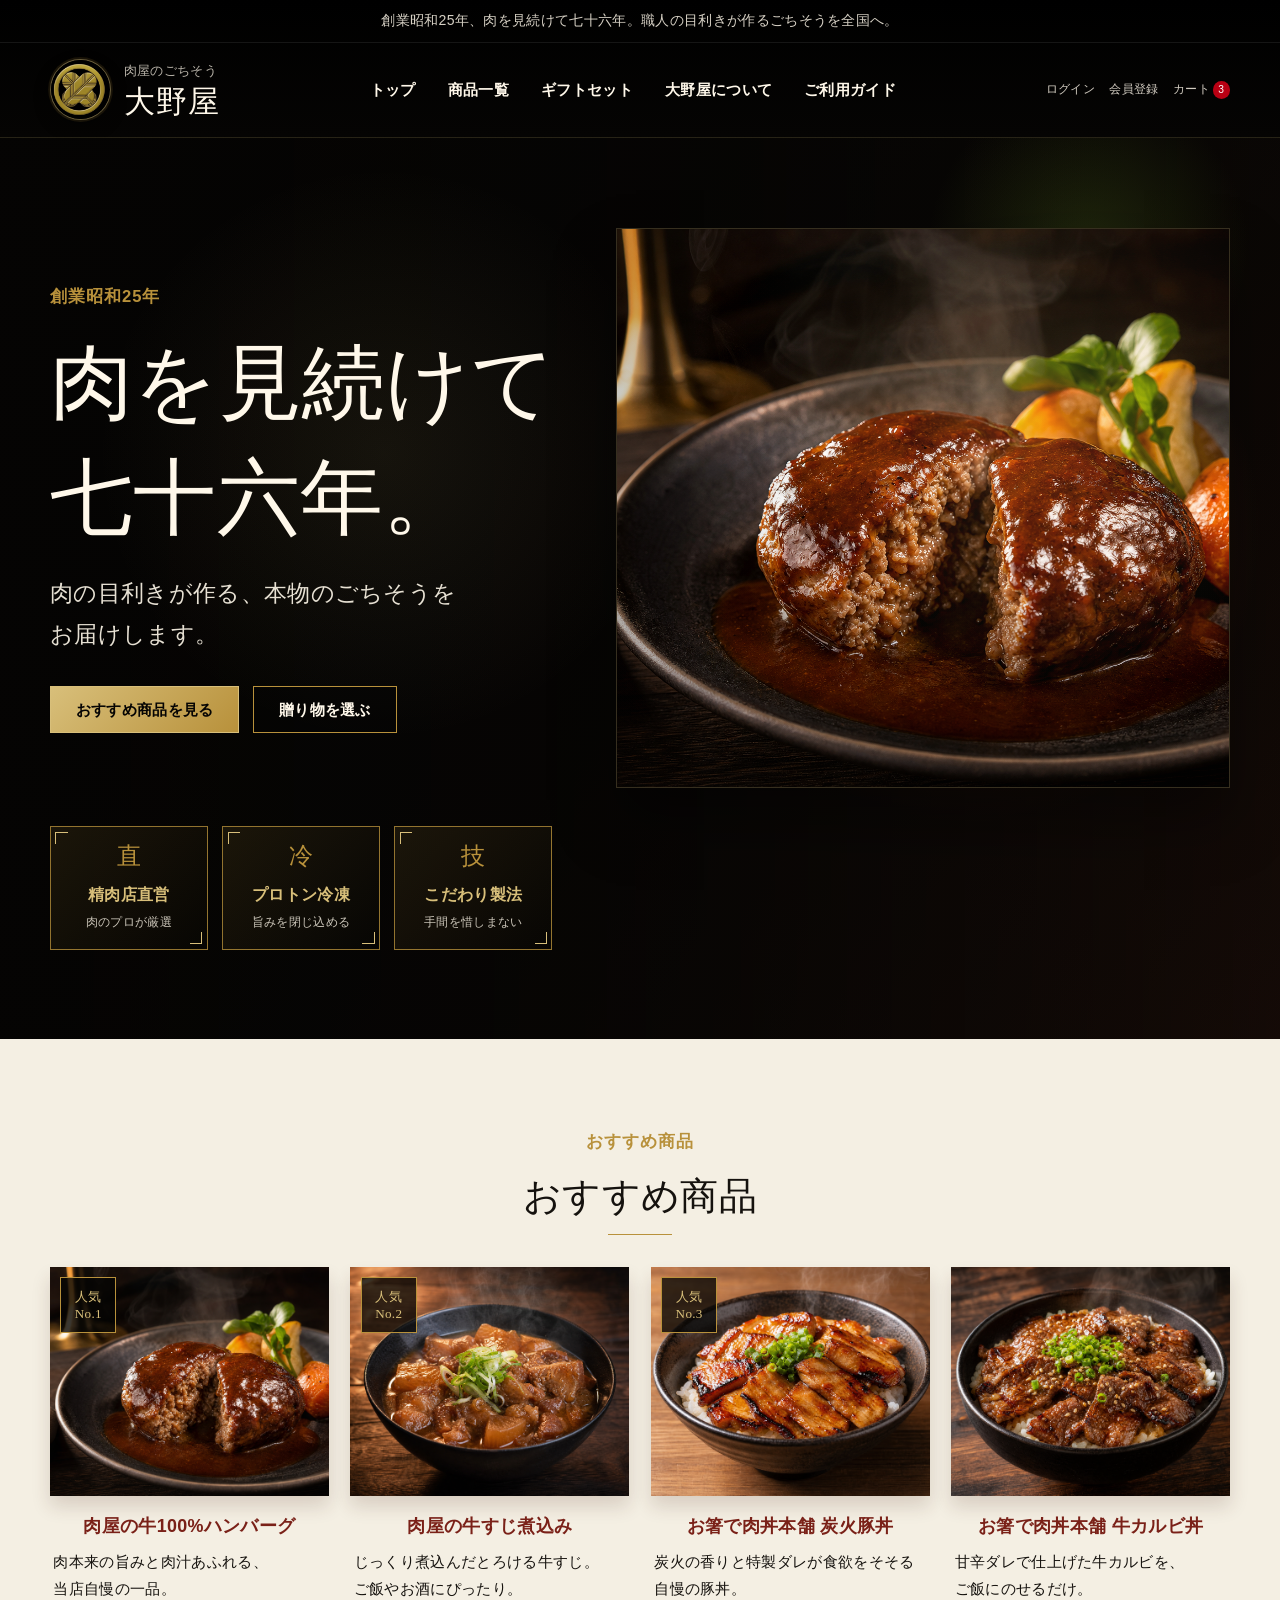
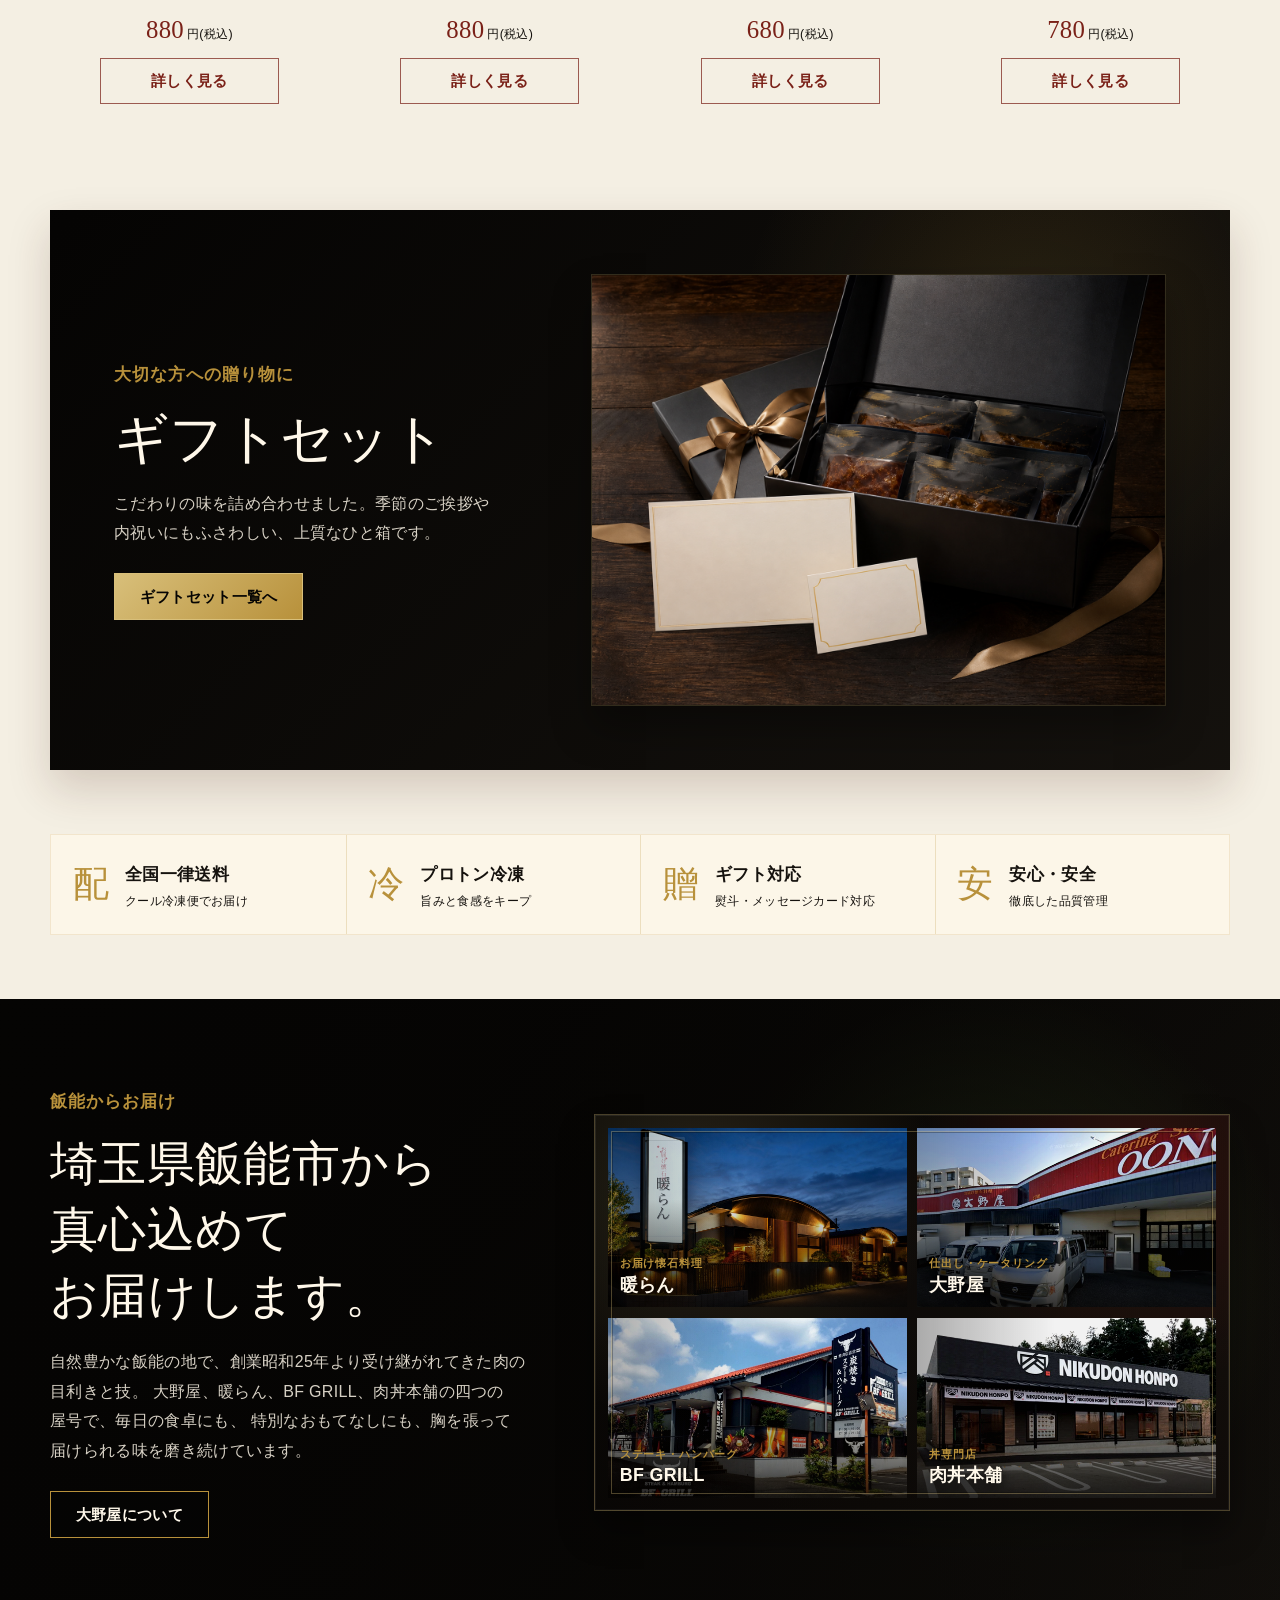
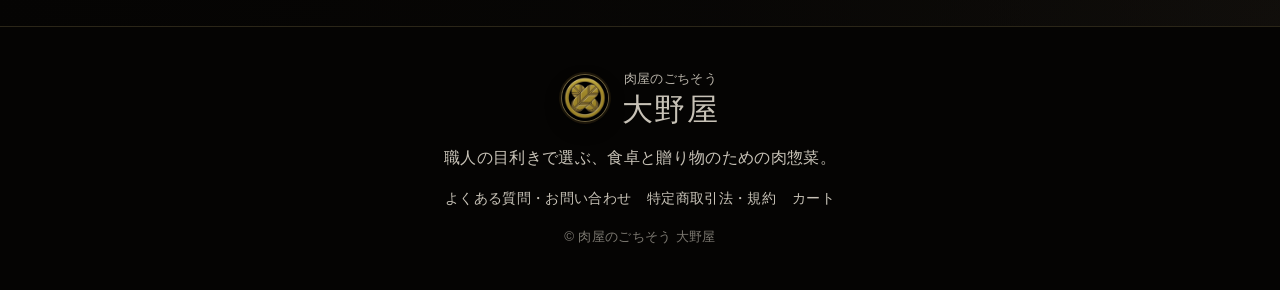
<file: index.html>
<!doctype html>
<html lang="ja">
  <head>
    <meta charset="utf-8">
    <meta name="viewport" content="width=device-width, initial-scale=1">
    <title>肉屋のごちそう 大野屋 | 高級精肉EC LP</title>
    <meta
      name="description"
      content="老舗精肉店が届ける、贈り物にも日々の食卓にもふさわしい上質な肉惣菜のECランディングページです。"
    >
    <link rel="stylesheet" href="styles.css">
  </head>
  <body>
    <header class="site-header" id="top">
      <div class="announcement">
        創業昭和25年、肉を見続けて七十六年。職人の目利きが作るごちそうを全国へ。
      </div>

      <div class="header-inner">
        <a class="brand" href="index.html" aria-label="肉屋のごちそう 大野屋 トップへ">
          <span class="brand-mark" aria-hidden="true"><img src="assets/logo-onoya.jpg" alt=""></span>
          <span class="brand-copy">
            <span class="brand-small">肉屋のごちそう</span>
            <span class="brand-name">大野屋</span>
          </span>
        </a>

        <nav class="main-nav" aria-label="メインナビゲーション">
          <a href="index.html">トップ</a>
          <a href="products.html">商品一覧</a>
          <a href="gift.html">ギフトセット</a>
          <a href="about.html">大野屋について</a>
          <a href="guide.html">ご利用ガイド</a>
        </nav>

        <div class="header-actions" aria-label="アカウントメニュー">
          <a href="login.html">ログイン</a>
          <a href="register.html">会員登録</a>
          <a class="cart-link" href="cart.html">カート<span>3</span></a>
        </div>
      </div>
    </header>

    <main>
      <section class="hero" aria-labelledby="hero-title">
        <div class="hero-copy">
          <p class="eyebrow">創業昭和25年</p>
          <h1 id="hero-title">
            <span class="title-line">肉を見続けて</span>
            <span class="title-line">七十六年。</span>
          </h1>
          <p class="hero-lead">
            肉の目利きが作る、本物のごちそうをお届けします。
          </p>

          <div class="hero-actions">
            <a class="button primary" href="products.html">おすすめ商品を見る</a>
            <a class="button ghost" href="gift.html">贈り物を選ぶ</a>
          </div>
        </div>

        <div class="hero-visual photo-visual">
          <img
            src="assets/product-hamburg.png"
            alt="湯気の立つ牛100%ハンバーグ"
            fetchpriority="high"
          >
        </div>

        <div class="trust-badges" aria-label="大野屋のこだわり">
          <article>
            <span class="badge-icon" aria-hidden="true">直</span>
            <h2>精肉店直営</h2>
            <p>肉のプロが厳選</p>
          </article>
          <article>
            <span class="badge-icon" aria-hidden="true">冷</span>
            <h2>プロトン冷凍</h2>
            <p>旨みを閉じ込める</p>
          </article>
          <article>
            <span class="badge-icon" aria-hidden="true">技</span>
            <h2>こだわり製法</h2>
            <p>手間を惜しまない</p>
          </article>
        </div>
      </section>

      <section class="products section-light" id="products" aria-labelledby="products-title">
        <div class="section-heading">
          <p class="eyebrow">おすすめ商品</p>
          <h2 id="products-title">おすすめ商品</h2>
        </div>

        <div class="product-grid">
          <article class="product-card">
            <div class="product-visual product-hamburg photo-visual">
              <img src="assets/product-hamburg.png" alt="肉屋の牛100%ハンバーグ" loading="lazy">
              <span class="rank">人気<br>No.1</span>
            </div>
            <h3>肉屋の牛100%ハンバーグ</h3>
            <p>肉本来の旨みと肉汁あふれる、当店自慢の一品。</p>
            <p class="price">880<span>円(税込)</span></p>
            <a class="button outline" href="product-hamburg.html">詳しく見る</a>
          </article>

          <article class="product-card">
            <div class="product-visual product-stew photo-visual">
              <img src="assets/product-beef-suji.png" alt="肉屋の牛すじ煮込み" loading="lazy">
              <span class="rank">人気<br>No.2</span>
            </div>
            <h3>肉屋の牛すじ煮込み</h3>
            <p>じっくり煮込んだとろける牛すじ。ご飯やお酒にぴったり。</p>
            <p class="price">880<span>円(税込)</span></p>
            <a class="button outline" href="products.html#beef-suji">詳しく見る</a>
          </article>

          <article class="product-card">
            <div class="product-visual product-bowl photo-visual">
              <img src="assets/product-butadon.png" alt="お箸で肉丼本舗 炭火豚丼" loading="lazy">
              <span class="rank">人気<br>No.3</span>
            </div>
            <h3>お箸で肉丼本舗 炭火豚丼</h3>
            <p>炭火の香りと特製ダレが食欲をそそる自慢の豚丼。</p>
            <p class="price">680<span>円(税込)</span></p>
            <a class="button outline" href="products.html#butadon">詳しく見る</a>
          </article>

          <article class="product-card">
            <div class="product-visual product-kalbi photo-visual">
              <img src="assets/product-kalbi.png" alt="お箸で肉丼本舗 牛カルビ丼" loading="lazy">
            </div>
            <h3>お箸で肉丼本舗 牛カルビ丼</h3>
            <p>甘辛ダレで仕上げた牛カルビを、ご飯にのせるだけ。</p>
            <p class="price">780<span>円(税込)</span></p>
            <a class="button outline" href="products.html#kalbi">詳しく見る</a>
          </article>
        </div>
      </section>

      <section class="gift-band" id="gift" aria-labelledby="gift-title">
        <div class="gift-copy">
          <p class="eyebrow">大切な方への贈り物に</p>
          <h2 id="gift-title">ギフトセット</h2>
          <p>
            こだわりの味を詰め合わせました。季節のご挨拶や内祝いにもふさわしい、上質なひと箱です。
          </p>
          <a class="button primary" href="gift.html">ギフトセット一覧へ</a>
        </div>
        <div class="gift-box gift-photo">
          <img
            src="assets/gift-box-card.png"
            alt="黒い化粧箱とメッセージカードのギフトセット"
            loading="lazy"
          >
        </div>
      </section>

      <section class="service-strip" id="guide" aria-label="ご利用ガイド">
        <article>
          <span aria-hidden="true">配</span>
          <div>
            <h2>全国一律送料</h2>
            <p>クール冷凍便でお届け</p>
          </div>
        </article>
        <article>
          <span aria-hidden="true">冷</span>
          <div>
            <h2>プロトン冷凍</h2>
            <p>旨みと食感をキープ</p>
          </div>
        </article>
        <article>
          <span aria-hidden="true">贈</span>
          <div>
            <h2>ギフト対応</h2>
            <p>熨斗・メッセージカード対応</p>
          </div>
        </article>
        <article>
          <span aria-hidden="true">安</span>
          <div>
            <h2>安心・安全</h2>
            <p>徹底した品質管理</p>
          </div>
        </article>
      </section>

      <section class="about" id="about" aria-labelledby="about-title">
        <div class="about-copy">
          <p class="eyebrow">飯能からお届け</p>
          <h2 id="about-title">埼玉県飯能市から<br>真心込めてお届けします。</h2>
          <p>
            自然豊かな飯能の地で、創業昭和25年より受け継がれてきた肉の目利きと技。
            大野屋、暖らん、BF GRILL、肉丼本舗の四つの屋号で、毎日の食卓にも、
            特別なおもてなしにも、胸を張って届けられる味を磨き続けています。
          </p>
          <a class="button ghost" href="about.html">大野屋について</a>
        </div>
        <div class="store-visual brand-showcase" role="group" aria-label="大野屋、暖らん、BF GRILL、肉丼本舗の4店舗を紹介する外観写真リンク">
          <a class="brand-tile brand-tile-featured brand-tile-danran" href="https://danran-hanno.jimdofree.com/" target="_blank" rel="noopener noreferrer" aria-label="暖らんの店舗サイトを新しいタブで開く">
            <img src="assets/brand-danran.jpg" width="1200" height="760" loading="lazy" alt="暖らんの店舗外観">
            <span class="brand-caption"><span>お届け懐石料理</span>暖らん</span>
          </a>
          <a class="brand-tile brand-tile-onoya" href="https://oonoya-hanno.jimdofree.com/" target="_blank" rel="noopener noreferrer" aria-label="大野屋の店舗サイトを新しいタブで開く">
            <img src="assets/brand-onoya.jpg" width="1200" height="760" loading="lazy" alt="大野屋の店舗外観">
            <span class="brand-caption"><span>仕出し・ケータリング</span>大野屋</span>
          </a>
          <a class="brand-tile brand-tile-bf" href="https://bfgrill.jimdofree.com/" target="_blank" rel="noopener noreferrer" aria-label="BF GRILLの店舗サイトを新しいタブで開く">
            <img src="assets/brand-bf-grill.jpg" width="1200" height="760" loading="lazy" alt="BF GRILLの店舗外観">
            <span class="brand-caption"><span>ステーキ・ハンバーグ</span>BF GRILL</span>
          </a>
          <a class="brand-tile brand-tile-nikudon" href="https://nikudonhonpo.jimdofree.com/" target="_blank" rel="noopener noreferrer" aria-label="肉丼本舗の店舗サイトを新しいタブで開く">
            <img src="assets/brand-nikudon-honpo.jpg" width="1200" height="760" loading="lazy" alt="肉丼本舗の店舗外観">
            <span class="brand-caption"><span>丼専門店</span>肉丼本舗</span>
          </a>
        </div>
      </section>
    </main>

    <footer class="site-footer">
      <a class="brand footer-brand" href="index.html" aria-label="肉屋のごちそう 大野屋 トップへ">
        <span class="brand-mark" aria-hidden="true"><img src="assets/logo-onoya.jpg" alt=""></span>
        <span class="brand-copy">
          <span class="brand-small">肉屋のごちそう</span>
          <span class="brand-name">大野屋</span>
        </span>
      </a>
      <p>職人の目利きで選ぶ、食卓と贈り物のための肉惣菜。</p>
      <nav class="footer-links" aria-label="フッターナビ">
        <a href="faq.html">よくある質問・お問い合わせ</a>
        <a href="legal.html">特定商取引法・規約</a>
        <a href="cart.html">カート</a>
      </nav>
      <small>&copy; 肉屋のごちそう 大野屋</small>
    </footer>
  </body>
</html>
</file>
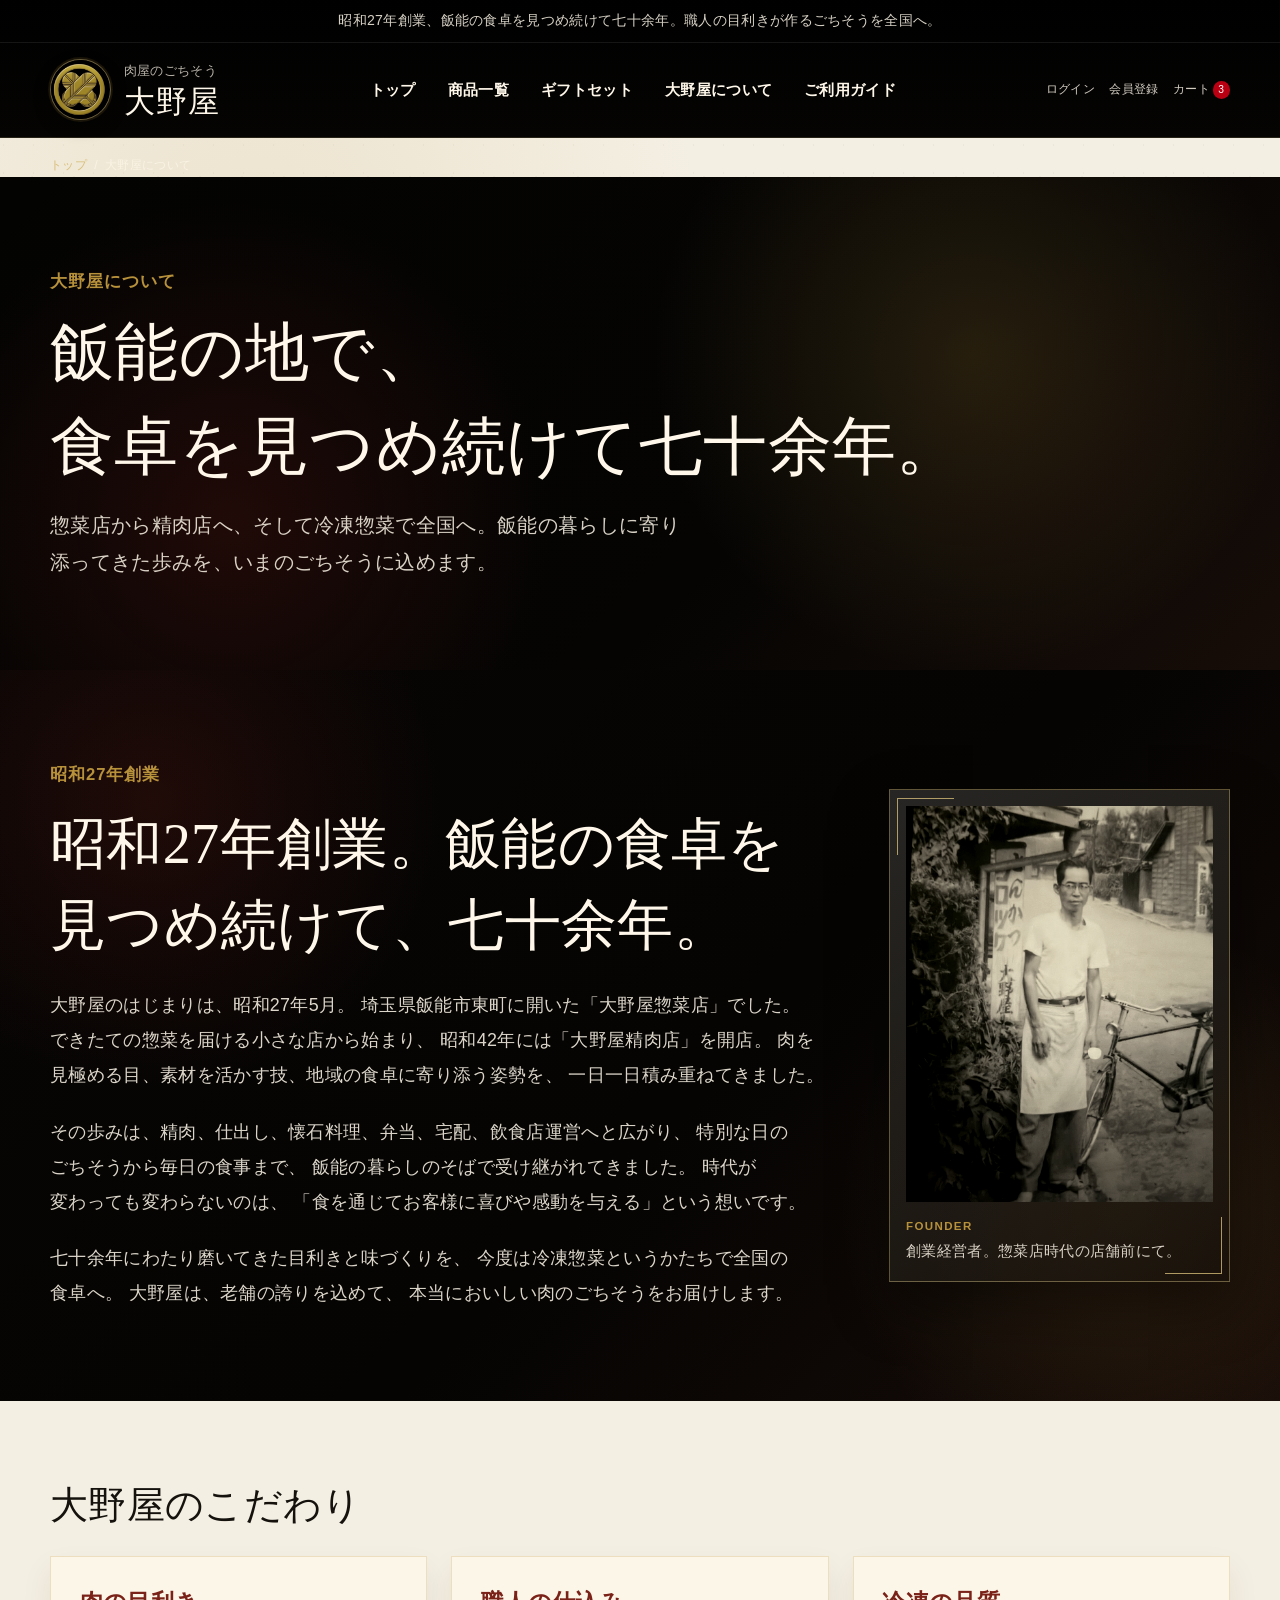
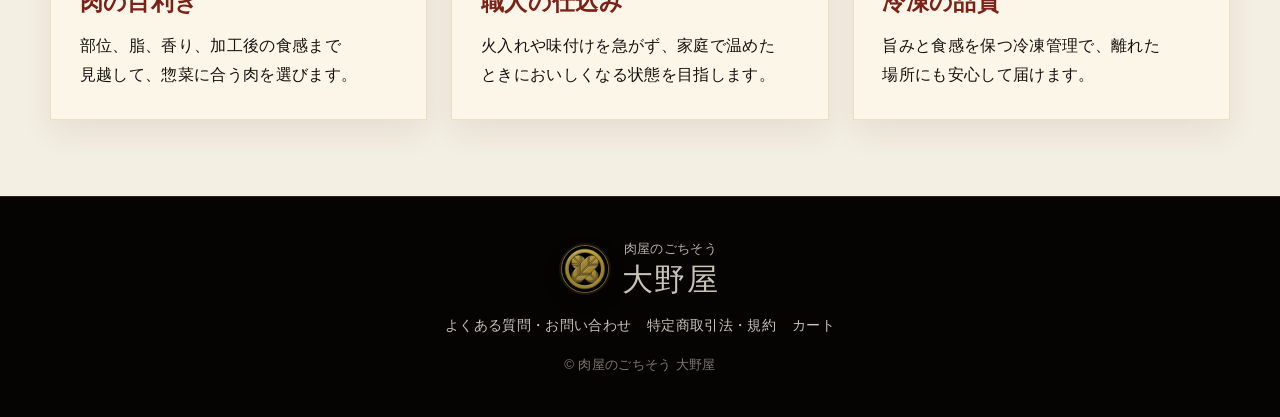
<file: about.html>
<!doctype html>
<html lang="ja">
  <head>
    <meta charset="utf-8">
    <meta name="viewport" content="width=device-width, initial-scale=1">
    <title>大野屋について | 肉屋のごちそう 大野屋</title>
    <meta name="description" content="昭和27年創業、飯能の食卓を見つめ続けてきた大野屋の歩みとこだわりを伝えるページです。">
    <link rel="stylesheet" href="styles.css?v=founder-photo-20260608">
  </head>
  <body>
    <header class="site-header" id="top">
      <div class="announcement">昭和27年創業、飯能の食卓を見つめ続けて七十余年。職人の目利きが作るごちそうを全国へ。</div>
      <div class="header-inner">
        <a class="brand" href="index.html" aria-label="肉屋のごちそう 大野屋 トップへ"><span class="brand-mark" aria-hidden="true"><img src="assets/logo-onoya.jpg" alt=""></span><span class="brand-copy"><span class="brand-small">肉屋のごちそう</span><span class="brand-name">大野屋</span></span></a>
        <nav class="main-nav" aria-label="メインナビゲーション"><a href="index.html">トップ</a><a href="products.html">商品一覧</a><a href="gift.html">ギフトセット</a><a href="about.html">大野屋について</a><a href="guide.html">ご利用ガイド</a></nav>
        <div class="header-actions" aria-label="アカウントメニュー"><a href="login.html">ログイン</a><a href="register.html">会員登録</a><a class="cart-link" href="cart.html">カート<span>3</span></a></div>
      </div>
    </header>
    <main>
      <div class="breadcrumb"><a href="index.html">トップ</a><span>/</span><span>大野屋について</span></div>
      <section class="page-hero">
        <div class="page-hero-inner">
          <p class="eyebrow">大野屋について</p>
          <h1>
            <span class="page-title-line">飯能の地で、</span>
            <span class="page-title-line">食卓を見つめ続けて七十余年。</span>
          </h1>
          <p class="page-lead">惣菜店から精肉店へ、そして冷凍惣菜で全国へ。飯能の暮らしに寄り添ってきた歩みを、いまのごちそうに込めます。</p>
        </div>
      </section>
      <section class="history" id="history" aria-labelledby="history-title">
        <div class="history-inner">
          <div class="history-copy">
            <p class="eyebrow">昭和27年創業</p>
            <h2 id="history-title">昭和27年創業。飯能の食卓を見つめ続けて、七十余年。</h2>
            <p>
              大野屋のはじまりは、昭和27年5月。
              埼玉県飯能市東町に開いた「大野屋惣菜店」でした。
              できたての惣菜を届ける小さな店から始まり、
              昭和42年には「大野屋精肉店」を開店。
              肉を見極める目、素材を活かす技、地域の食卓に寄り添う姿勢を、
              一日一日積み重ねてきました。
            </p>
            <p>
              その歩みは、精肉、仕出し、懐石料理、弁当、宅配、飲食店運営へと広がり、
              特別な日のごちそうから毎日の食事まで、
              飯能の暮らしのそばで受け継がれてきました。
              時代が変わっても変わらないのは、
              「食を通じてお客様に喜びや感動を与える」という想いです。
            </p>
            <p>
              七十余年にわたり磨いてきた目利きと味づくりを、
              今度は冷凍惣菜というかたちで全国の食卓へ。
              大野屋は、老舗の誇りを込めて、
              本当においしい肉のごちそうをお届けします。
            </p>
          </div>
          <figure class="founder-card">
            <div class="founder-photo">
              <img src="assets/founder-onoya.jpg" width="900" height="1176" loading="lazy" alt="大野屋創業経営者が店舗前に立つ当時の写真">
            </div>
            <figcaption>
              <span>Founder</span>
              創業経営者。惣菜店時代の店舗前にて。
            </figcaption>
          </figure>
        </div>
      </section>
      <section class="page-section section-light">
        <h2 class="section-title">大野屋のこだわり</h2>
        <div class="grid grid-3">
          <article class="panel"><h2>肉の目利き</h2><p>部位、脂、香り、加工後の食感まで見越して、惣菜に合う肉を選びます。</p></article>
          <article class="panel"><h2>職人の仕込み</h2><p>火入れや味付けを急がず、家庭で温めたときにおいしくなる状態を目指します。</p></article>
          <article class="panel"><h2>冷凍の品質</h2><p>旨みと食感を保つ冷凍管理で、離れた場所にも安心して届けます。</p></article>
        </div>
      </section>
    </main>
    <footer class="site-footer">
      <a class="brand footer-brand" href="index.html" aria-label="肉屋のごちそう 大野屋 トップへ"><span class="brand-mark" aria-hidden="true"><img src="assets/logo-onoya.jpg" alt=""></span><span class="brand-copy"><span class="brand-small">肉屋のごちそう</span><span class="brand-name">大野屋</span></span></a>
      <nav class="footer-links" aria-label="フッターナビ"><a href="faq.html">よくある質問・お問い合わせ</a><a href="legal.html">特定商取引法・規約</a><a href="cart.html">カート</a></nav>
      <small>&copy; 肉屋のごちそう 大野屋</small>
    </footer>
  </body>
</html>
</file>
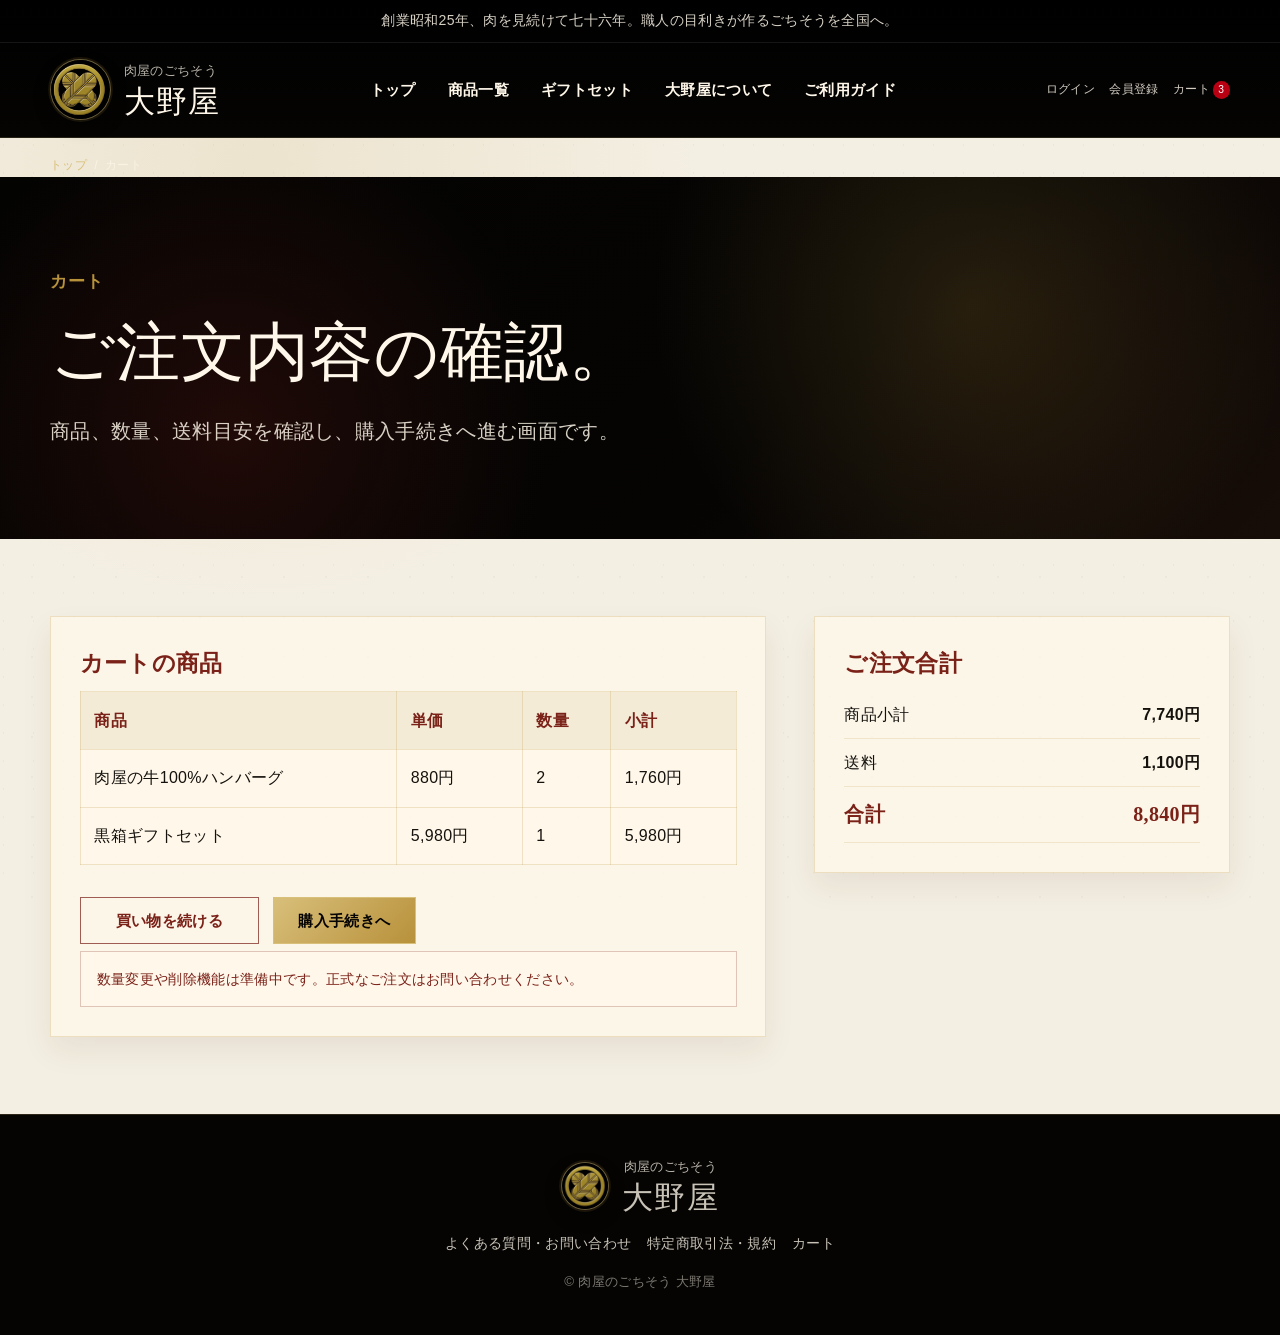
<file: cart.html>
<!doctype html>
<html lang="ja">
  <head>
    <meta charset="utf-8">
    <meta name="viewport" content="width=device-width, initial-scale=1">
    <title>カート | 肉屋のごちそう 大野屋</title>
    <meta name="description" content="カート内容を確認するページです。">
    <link rel="stylesheet" href="styles.css">
  </head>
  <body>
    <header class="site-header" id="top">
      <div class="announcement">創業昭和25年、肉を見続けて七十六年。職人の目利きが作るごちそうを全国へ。</div>
      <div class="header-inner">
        <a class="brand" href="index.html" aria-label="肉屋のごちそう 大野屋 トップへ"><span class="brand-mark" aria-hidden="true"><img src="assets/logo-onoya.jpg" alt=""></span><span class="brand-copy"><span class="brand-small">肉屋のごちそう</span><span class="brand-name">大野屋</span></span></a>
        <nav class="main-nav" aria-label="メインナビゲーション"><a href="index.html">トップ</a><a href="products.html">商品一覧</a><a href="gift.html">ギフトセット</a><a href="about.html">大野屋について</a><a href="guide.html">ご利用ガイド</a></nav>
        <div class="header-actions" aria-label="アカウントメニュー"><a href="login.html">ログイン</a><a href="register.html">会員登録</a><a class="cart-link" href="cart.html">カート<span>3</span></a></div>
      </div>
    </header>
    <main>
      <div class="breadcrumb"><a href="index.html">トップ</a><span>/</span><span>カート</span></div>
      <section class="page-hero">
        <div class="page-hero-inner"><p class="eyebrow">カート</p><h1>ご注文内容の確認。</h1><p class="page-lead">商品、数量、送料目安を確認し、購入手続きへ進む画面です。</p></div>
      </section>
      <section class="page-section">
        <div class="checkout-layout">
          <div class="panel">
            <h2>カートの商品</h2>
            <table class="cart-table">
              <thead><tr><th>商品</th><th>単価</th><th>数量</th><th>小計</th></tr></thead>
              <tbody>
                <tr><td>肉屋の牛100%ハンバーグ</td><td>880円</td><td>2</td><td>1,760円</td></tr>
                <tr><td>黒箱ギフトセット</td><td>5,980円</td><td>1</td><td>5,980円</td></tr>
              </tbody>
            </table>
            <div class="hero-actions"><a class="button outline" href="products.html">買い物を続ける</a><a class="button primary" href="checkout.html">購入手続きへ</a></div>
            <p class="mock-note">数量変更や削除機能は準備中です。正式なご注文はお問い合わせください。</p>
          </div>
          <aside class="panel order-summary">
            <h2>ご注文合計</h2>
            <div class="summary-row"><span>商品小計</span><strong>7,740円</strong></div>
            <div class="summary-row"><span>送料</span><strong>1,100円</strong></div>
            <div class="summary-row total"><span>合計</span><strong>8,840円</strong></div>
          </aside>
        </div>
      </section>
    </main>
    <footer class="site-footer"><a class="brand footer-brand" href="index.html"><span class="brand-mark" aria-hidden="true"><img src="assets/logo-onoya.jpg" alt=""></span><span class="brand-copy"><span class="brand-small">肉屋のごちそう</span><span class="brand-name">大野屋</span></span></a><nav class="footer-links" aria-label="フッターナビ"><a href="faq.html">よくある質問・お問い合わせ</a><a href="legal.html">特定商取引法・規約</a><a href="cart.html">カート</a></nav><small>&copy; 肉屋のごちそう 大野屋</small></footer>
  </body>
</html>
</file>
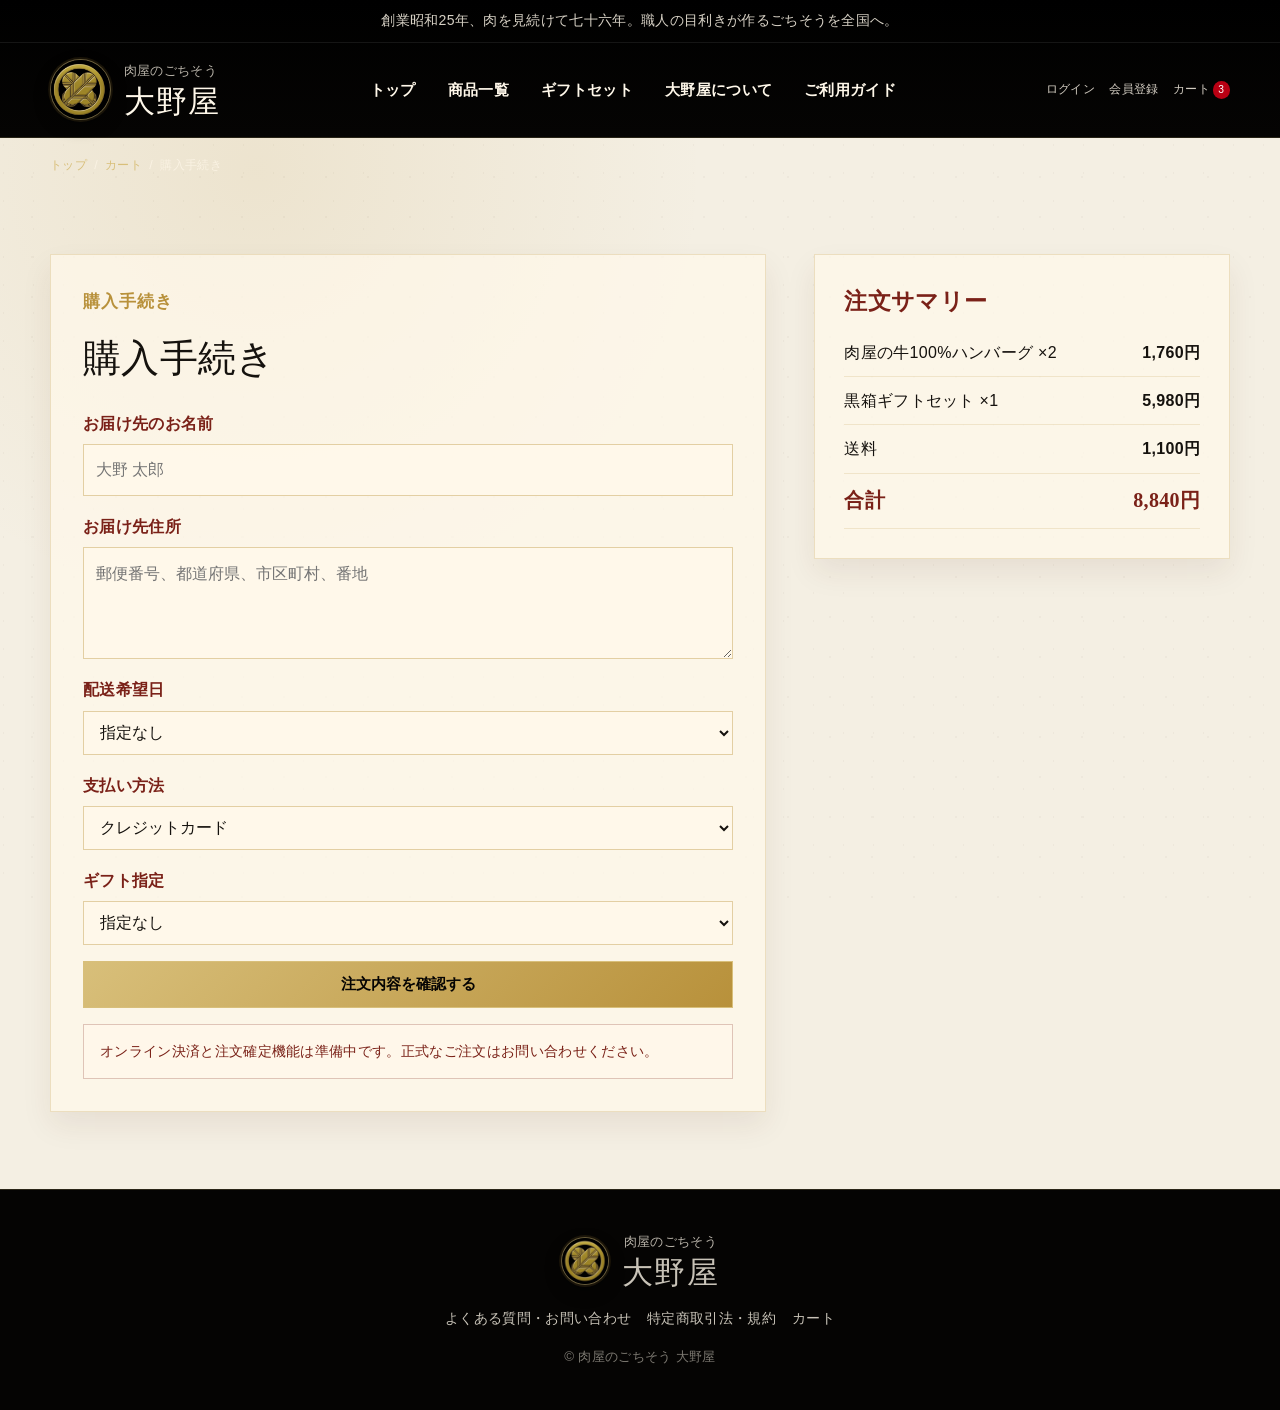
<file: checkout.html>
<!doctype html>
<html lang="ja">
  <head>
    <meta charset="utf-8">
    <meta name="viewport" content="width=device-width, initial-scale=1">
    <title>購入手続き | 肉屋のごちそう 大野屋</title>
    <meta name="description" content="配送先、支払い、ギフト指定を確認する購入手続きページです。">
    <link rel="stylesheet" href="styles.css">
  </head>
  <body>
    <header class="site-header" id="top">
      <div class="announcement">創業昭和25年、肉を見続けて七十六年。職人の目利きが作るごちそうを全国へ。</div>
      <div class="header-inner">
        <a class="brand" href="index.html" aria-label="肉屋のごちそう 大野屋 トップへ"><span class="brand-mark" aria-hidden="true"><img src="assets/logo-onoya.jpg" alt=""></span><span class="brand-copy"><span class="brand-small">肉屋のごちそう</span><span class="brand-name">大野屋</span></span></a>
        <nav class="main-nav" aria-label="メインナビゲーション"><a href="index.html">トップ</a><a href="products.html">商品一覧</a><a href="gift.html">ギフトセット</a><a href="about.html">大野屋について</a><a href="guide.html">ご利用ガイド</a></nav>
        <div class="header-actions" aria-label="アカウントメニュー"><a href="login.html">ログイン</a><a href="register.html">会員登録</a><a class="cart-link" href="cart.html">カート<span>3</span></a></div>
      </div>
    </header>
    <main>
      <div class="breadcrumb"><a href="index.html">トップ</a><span>/</span><a href="cart.html">カート</a><span>/</span><span>購入手続き</span></div>
      <section class="page-section">
        <div class="checkout-layout">
          <form class="form-panel">
            <p class="eyebrow">購入手続き</p>
            <h1 class="section-title">購入手続き</h1>
            <div class="form-grid">
              <div class="field"><label for="name">お届け先のお名前</label><input id="name" type="text" placeholder="大野 太郎"></div>
              <div class="field"><label for="address">お届け先住所</label><textarea id="address" placeholder="郵便番号、都道府県、市区町村、番地"></textarea></div>
              <div class="field"><label for="date">配送希望日</label><select id="date"><option>指定なし</option><option>最短で届ける</option><option>希望日を指定する</option></select></div>
              <div class="field"><label for="payment">支払い方法</label><select id="payment"><option>クレジットカード</option><option>銀行振込</option><option>代金引換</option></select></div>
              <div class="field"><label for="gift">ギフト指定</label><select id="gift"><option>指定なし</option><option>熨斗あり</option><option>メッセージカードあり</option></select></div>
              <button class="button primary" type="button">注文内容を確認する</button>
            </div>
            <p class="mock-note">オンライン決済と注文確定機能は準備中です。正式なご注文はお問い合わせください。</p>
          </form>
          <aside class="panel order-summary">
            <h2>注文サマリー</h2>
            <div class="summary-row"><span>肉屋の牛100%ハンバーグ ×2</span><strong>1,760円</strong></div>
            <div class="summary-row"><span>黒箱ギフトセット ×1</span><strong>5,980円</strong></div>
            <div class="summary-row"><span>送料</span><strong>1,100円</strong></div>
            <div class="summary-row total"><span>合計</span><strong>8,840円</strong></div>
          </aside>
        </div>
      </section>
    </main>
    <footer class="site-footer"><a class="brand footer-brand" href="index.html"><span class="brand-mark" aria-hidden="true"><img src="assets/logo-onoya.jpg" alt=""></span><span class="brand-copy"><span class="brand-small">肉屋のごちそう</span><span class="brand-name">大野屋</span></span></a><nav class="footer-links" aria-label="フッターナビ"><a href="faq.html">よくある質問・お問い合わせ</a><a href="legal.html">特定商取引法・規約</a><a href="cart.html">カート</a></nav><small>&copy; 肉屋のごちそう 大野屋</small></footer>
  </body>
</html>
</file>
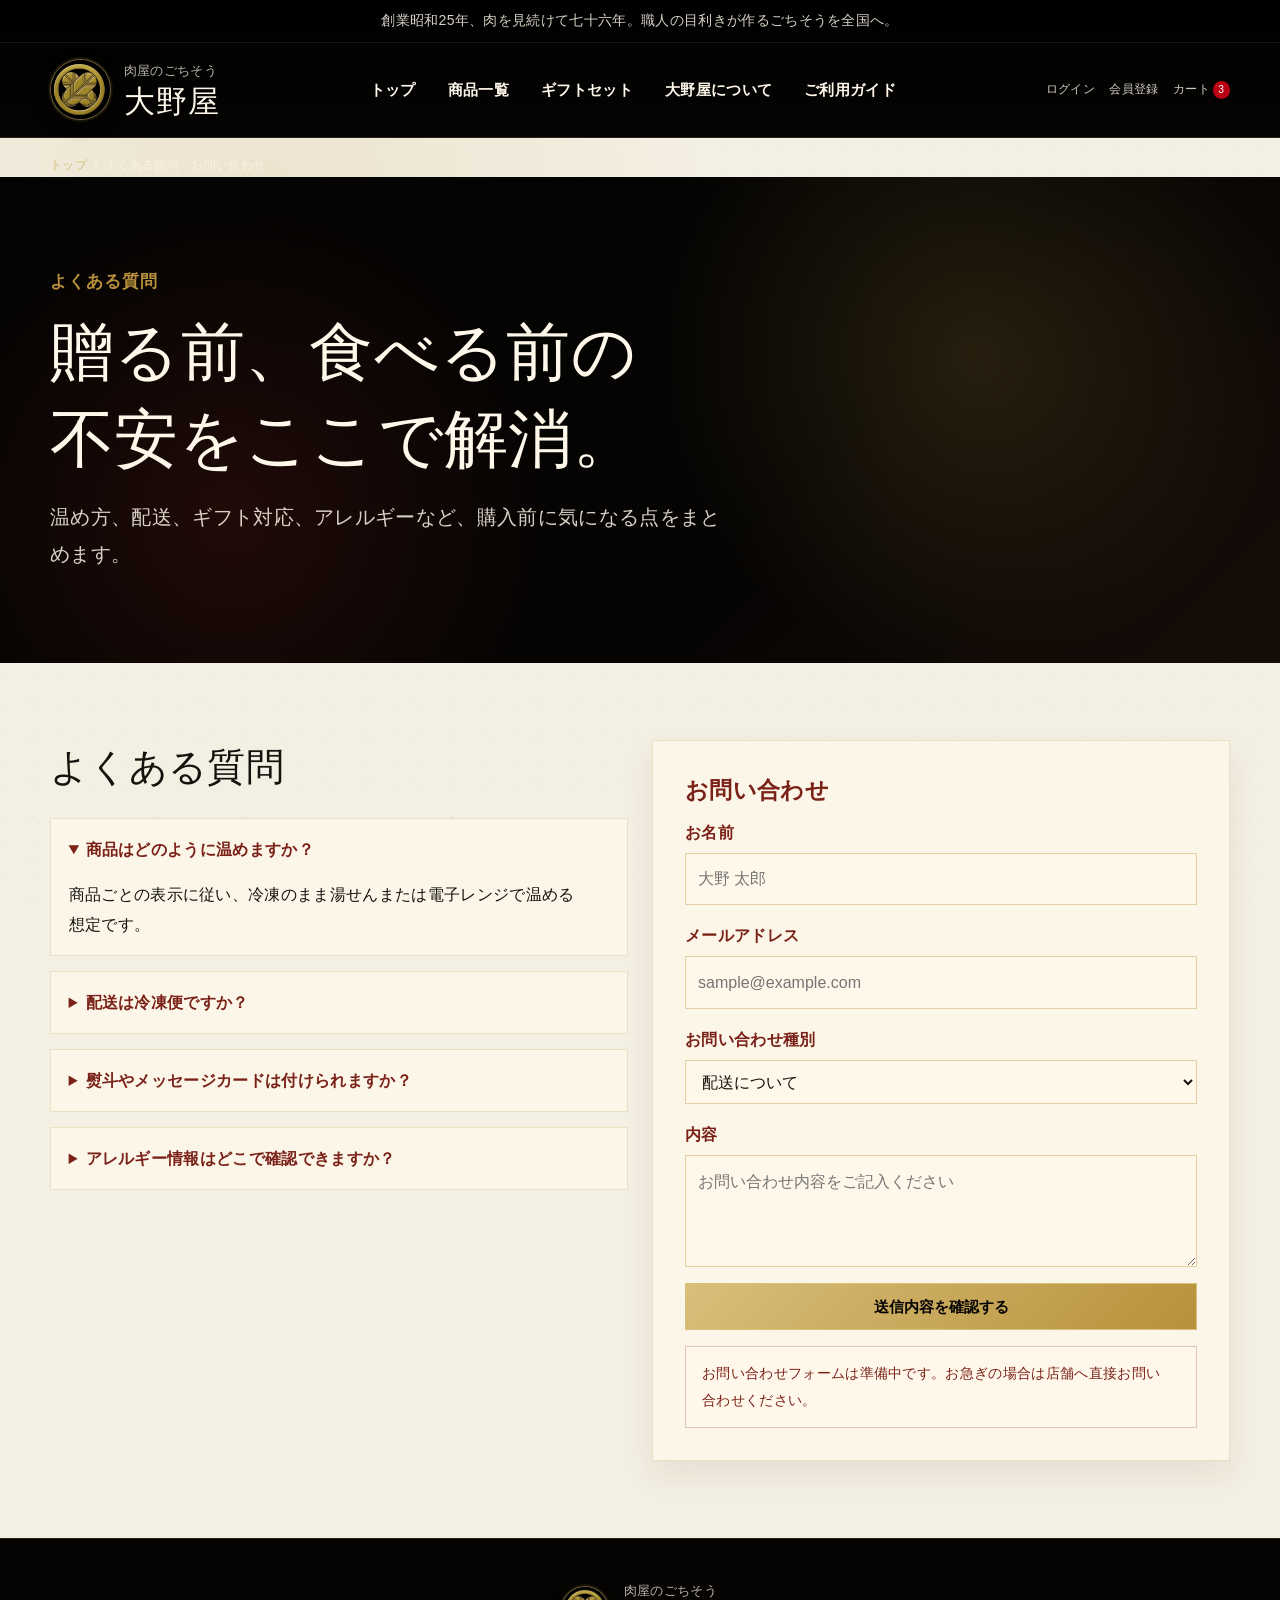
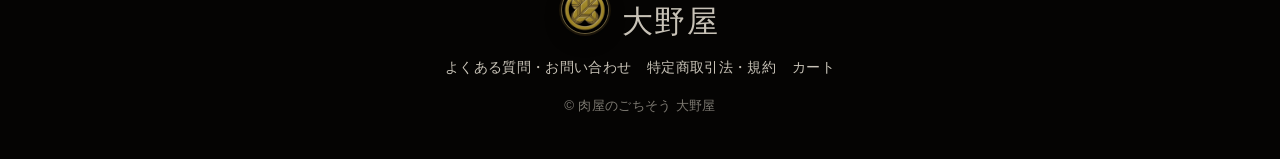
<file: faq.html>
<!doctype html>
<html lang="ja">
  <head>
    <meta charset="utf-8">
    <meta name="viewport" content="width=device-width, initial-scale=1">
    <title>よくある質問・お問い合わせ | 肉屋のごちそう 大野屋</title>
    <meta name="description" content="温め方、配送、ギフト対応、アレルギーなどの不安を解消する質問とお問い合わせページです。">
    <link rel="stylesheet" href="styles.css">
  </head>
  <body>
    <header class="site-header" id="top">
      <div class="announcement">創業昭和25年、肉を見続けて七十六年。職人の目利きが作るごちそうを全国へ。</div>
      <div class="header-inner">
        <a class="brand" href="index.html" aria-label="肉屋のごちそう 大野屋 トップへ"><span class="brand-mark" aria-hidden="true"><img src="assets/logo-onoya.jpg" alt=""></span><span class="brand-copy"><span class="brand-small">肉屋のごちそう</span><span class="brand-name">大野屋</span></span></a>
        <nav class="main-nav" aria-label="メインナビゲーション"><a href="index.html">トップ</a><a href="products.html">商品一覧</a><a href="gift.html">ギフトセット</a><a href="about.html">大野屋について</a><a href="guide.html">ご利用ガイド</a></nav>
        <div class="header-actions" aria-label="アカウントメニュー"><a href="login.html">ログイン</a><a href="register.html">会員登録</a><a class="cart-link" href="cart.html">カート<span>3</span></a></div>
      </div>
    </header>
    <main>
      <div class="breadcrumb"><a href="index.html">トップ</a><span>/</span><span>よくある質問・お問い合わせ</span></div>
      <section class="page-hero">
        <div class="page-hero-inner">
          <p class="eyebrow">よくある質問</p>
          <h1>贈る前、食べる前の不安をここで解消。</h1>
          <p class="page-lead">温め方、配送、ギフト対応、アレルギーなど、購入前に気になる点をまとめます。</p>
        </div>
      </section>
      <section class="page-section">
        <div class="grid grid-2">
          <div>
            <h2 class="section-title">よくある質問</h2>
            <div class="faq-list">
              <details open><summary>商品はどのように温めますか？</summary><p>商品ごとの表示に従い、冷凍のまま湯せんまたは電子レンジで温める想定です。</p></details>
              <details><summary>配送は冷凍便ですか？</summary><p>はい、クール冷凍便でのお届けを想定しています。到着後はすぐに冷凍庫へ入れてください。</p></details>
              <details><summary>熨斗やメッセージカードは付けられますか？</summary><p>ギフトセットで対応する想定です。用途に合わせた表書きとメッセージ入力欄を用意します。</p></details>
              <details><summary>アレルギー情報はどこで確認できますか？</summary><p>商品詳細ページに表示します。正式販売前に原材料・アレルギー表示の確認が必要です。</p></details>
            </div>
          </div>
          <form class="form-panel" aria-label="お問い合わせフォーム">
            <h2>お問い合わせ</h2>
            <div class="form-grid">
              <div class="field"><label for="name">お名前</label><input id="name" type="text" placeholder="大野 太郎"></div>
              <div class="field"><label for="email">メールアドレス</label><input id="email" type="email" placeholder="sample@example.com"></div>
              <div class="field"><label for="topic">お問い合わせ種別</label><select id="topic"><option>配送について</option><option>ギフトについて</option><option>アレルギーについて</option><option>その他</option></select></div>
              <div class="field"><label for="message">内容</label><textarea id="message" placeholder="お問い合わせ内容をご記入ください"></textarea></div>
              <button class="button primary" type="button">送信内容を確認する</button>
            </div>
            <p class="mock-note">お問い合わせフォームは準備中です。お急ぎの場合は店舗へ直接お問い合わせください。</p>
          </form>
        </div>
      </section>
    </main>
    <footer class="site-footer">
      <a class="brand footer-brand" href="index.html" aria-label="肉屋のごちそう 大野屋 トップへ"><span class="brand-mark" aria-hidden="true"><img src="assets/logo-onoya.jpg" alt=""></span><span class="brand-copy"><span class="brand-small">肉屋のごちそう</span><span class="brand-name">大野屋</span></span></a>
      <nav class="footer-links" aria-label="フッターナビ"><a href="faq.html">よくある質問・お問い合わせ</a><a href="legal.html">特定商取引法・規約</a><a href="cart.html">カート</a></nav>
      <small>&copy; 肉屋のごちそう 大野屋</small>
    </footer>
  </body>
</html>
</file>
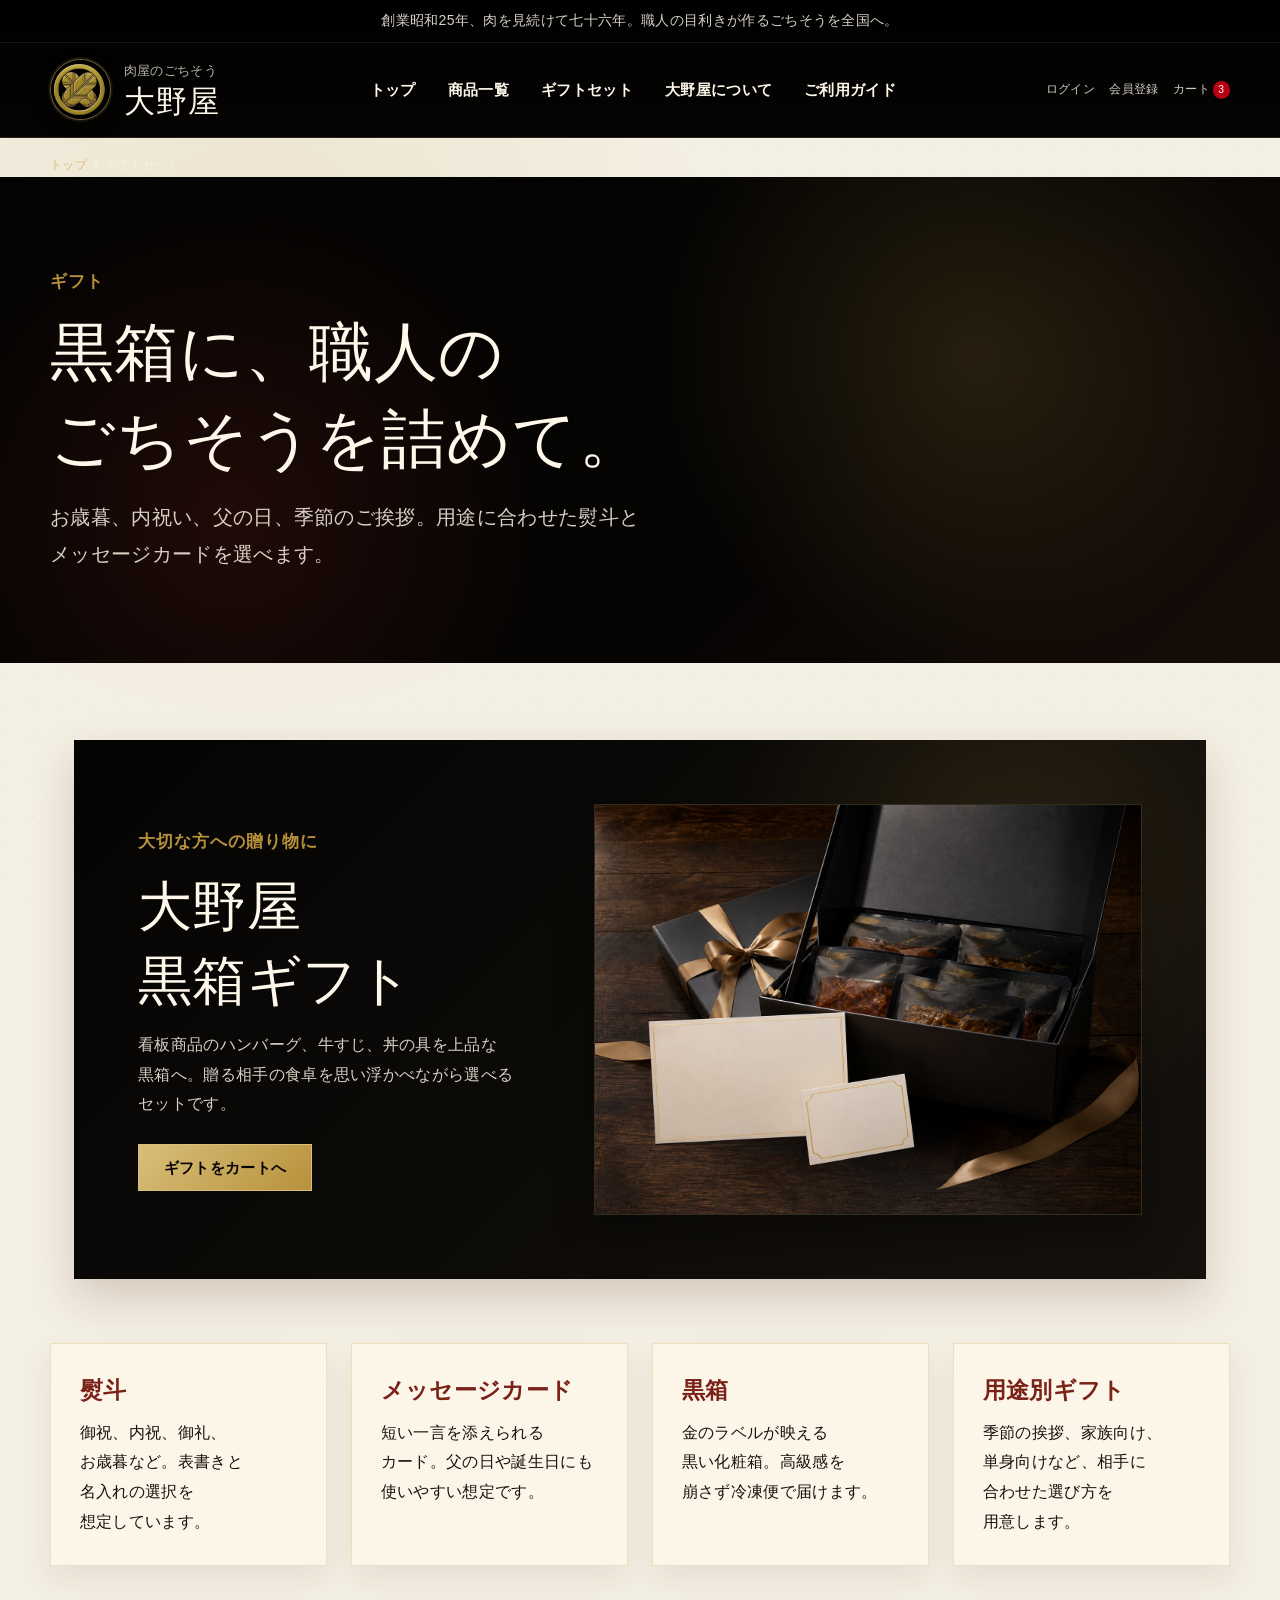
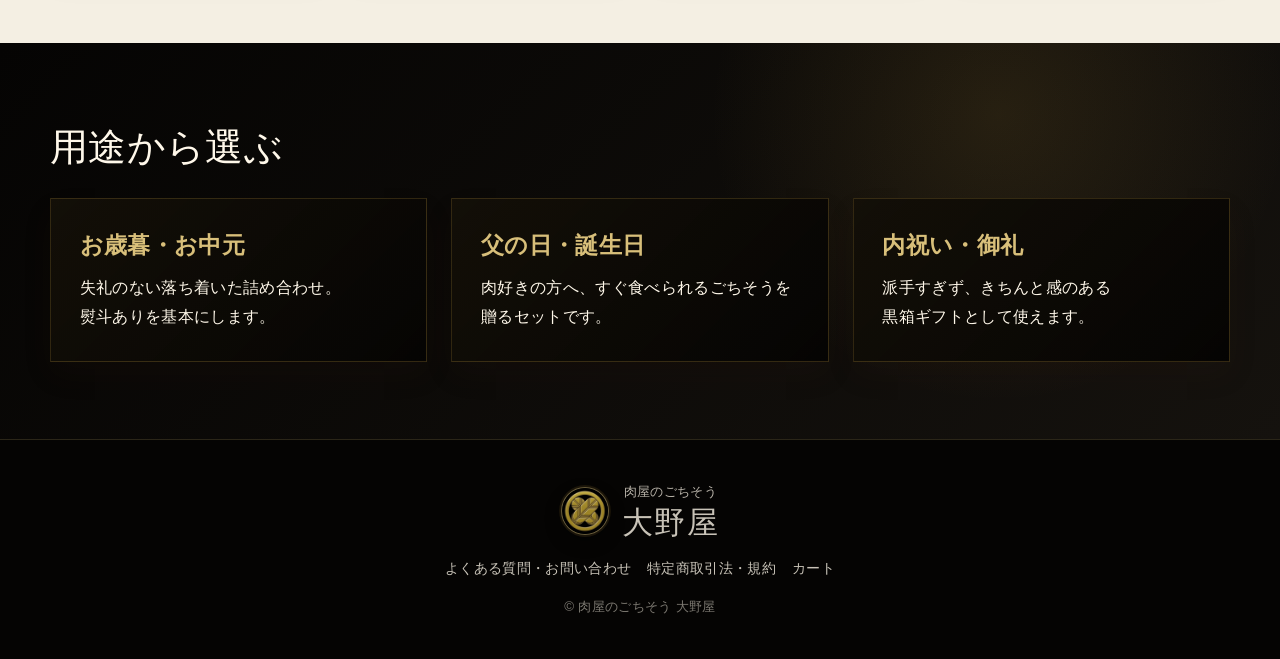
<file: gift.html>
<!doctype html>
<html lang="ja">
  <head>
    <meta charset="utf-8">
    <meta name="viewport" content="width=device-width, initial-scale=1">
    <title>ギフトセット | 肉屋のごちそう 大野屋</title>
    <meta name="description" content="のし、メッセージカード、黒箱、用途別ギフトを選べるギフトセットページです。">
    <link rel="stylesheet" href="styles.css">
  </head>
  <body>
    <header class="site-header" id="top">
      <div class="announcement">創業昭和25年、肉を見続けて七十六年。職人の目利きが作るごちそうを全国へ。</div>
      <div class="header-inner">
        <a class="brand" href="index.html" aria-label="肉屋のごちそう 大野屋 トップへ"><span class="brand-mark" aria-hidden="true"><img src="assets/logo-onoya.jpg" alt=""></span><span class="brand-copy"><span class="brand-small">肉屋のごちそう</span><span class="brand-name">大野屋</span></span></a>
        <nav class="main-nav" aria-label="メインナビゲーション"><a href="index.html">トップ</a><a href="products.html">商品一覧</a><a href="gift.html">ギフトセット</a><a href="about.html">大野屋について</a><a href="guide.html">ご利用ガイド</a></nav>
        <div class="header-actions" aria-label="アカウントメニュー"><a href="login.html">ログイン</a><a href="register.html">会員登録</a><a class="cart-link" href="cart.html">カート<span>3</span></a></div>
      </div>
    </header>
    <main>
      <div class="breadcrumb"><a href="index.html">トップ</a><span>/</span><span>ギフトセット</span></div>
      <section class="page-hero">
        <div class="page-hero-inner">
          <p class="eyebrow">ギフト</p>
          <h1>黒箱に、職人のごちそうを詰めて。</h1>
          <p class="page-lead">お歳暮、内祝い、父の日、季節のご挨拶。用途に合わせた熨斗とメッセージカードを選べます。</p>
        </div>
      </section>
      <section class="page-section">
        <div class="gift-band">
          <div class="gift-copy">
            <p class="eyebrow">大切な方への贈り物に</p>
            <h2>大野屋 黒箱ギフト</h2>
            <p>看板商品のハンバーグ、牛すじ、丼の具を上品な黒箱へ。贈る相手の食卓を思い浮かべながら選べるセットです。</p>
            <a class="button primary" href="cart.html">ギフトをカートへ</a>
          </div>
          <div class="gift-box gift-photo">
            <img src="assets/gift-box-card.png" alt="黒い化粧箱とメッセージカードのギフトセット" loading="lazy">
          </div>
        </div>
        <div class="grid grid-4">
          <article class="panel"><h2>熨斗</h2><p>御祝、内祝、御礼、お歳暮など。表書きと名入れの選択を想定しています。</p></article>
          <article class="panel"><h2>メッセージカード</h2><p>短い一言を添えられるカード。父の日や誕生日にも使いやすい想定です。</p></article>
          <article class="panel"><h2>黒箱</h2><p>金のラベルが映える黒い化粧箱。高級感を崩さず冷凍便で届けます。</p></article>
          <article class="panel"><h2>用途別ギフト</h2><p>季節の挨拶、家族向け、単身向けなど、相手に合わせた選び方を用意します。</p></article>
        </div>
      </section>
      <section class="page-section section-dark">
        <h2 class="section-title">用途から選ぶ</h2>
        <div class="grid grid-3">
          <article class="panel dark"><h3>お歳暮・お中元</h3><p>失礼のない落ち着いた詰め合わせ。熨斗ありを基本にします。</p></article>
          <article class="panel dark"><h3>父の日・誕生日</h3><p>肉好きの方へ、すぐ食べられるごちそうを贈るセットです。</p></article>
          <article class="panel dark"><h3>内祝い・御礼</h3><p>派手すぎず、きちんと感のある黒箱ギフトとして使えます。</p></article>
        </div>
      </section>
    </main>
    <footer class="site-footer">
      <a class="brand footer-brand" href="index.html" aria-label="肉屋のごちそう 大野屋 トップへ"><span class="brand-mark" aria-hidden="true"><img src="assets/logo-onoya.jpg" alt=""></span><span class="brand-copy"><span class="brand-small">肉屋のごちそう</span><span class="brand-name">大野屋</span></span></a>
      <nav class="footer-links" aria-label="フッターナビ"><a href="faq.html">よくある質問・お問い合わせ</a><a href="legal.html">特定商取引法・規約</a><a href="cart.html">カート</a></nav>
      <small>&copy; 肉屋のごちそう 大野屋</small>
    </footer>
  </body>
</html>
</file>
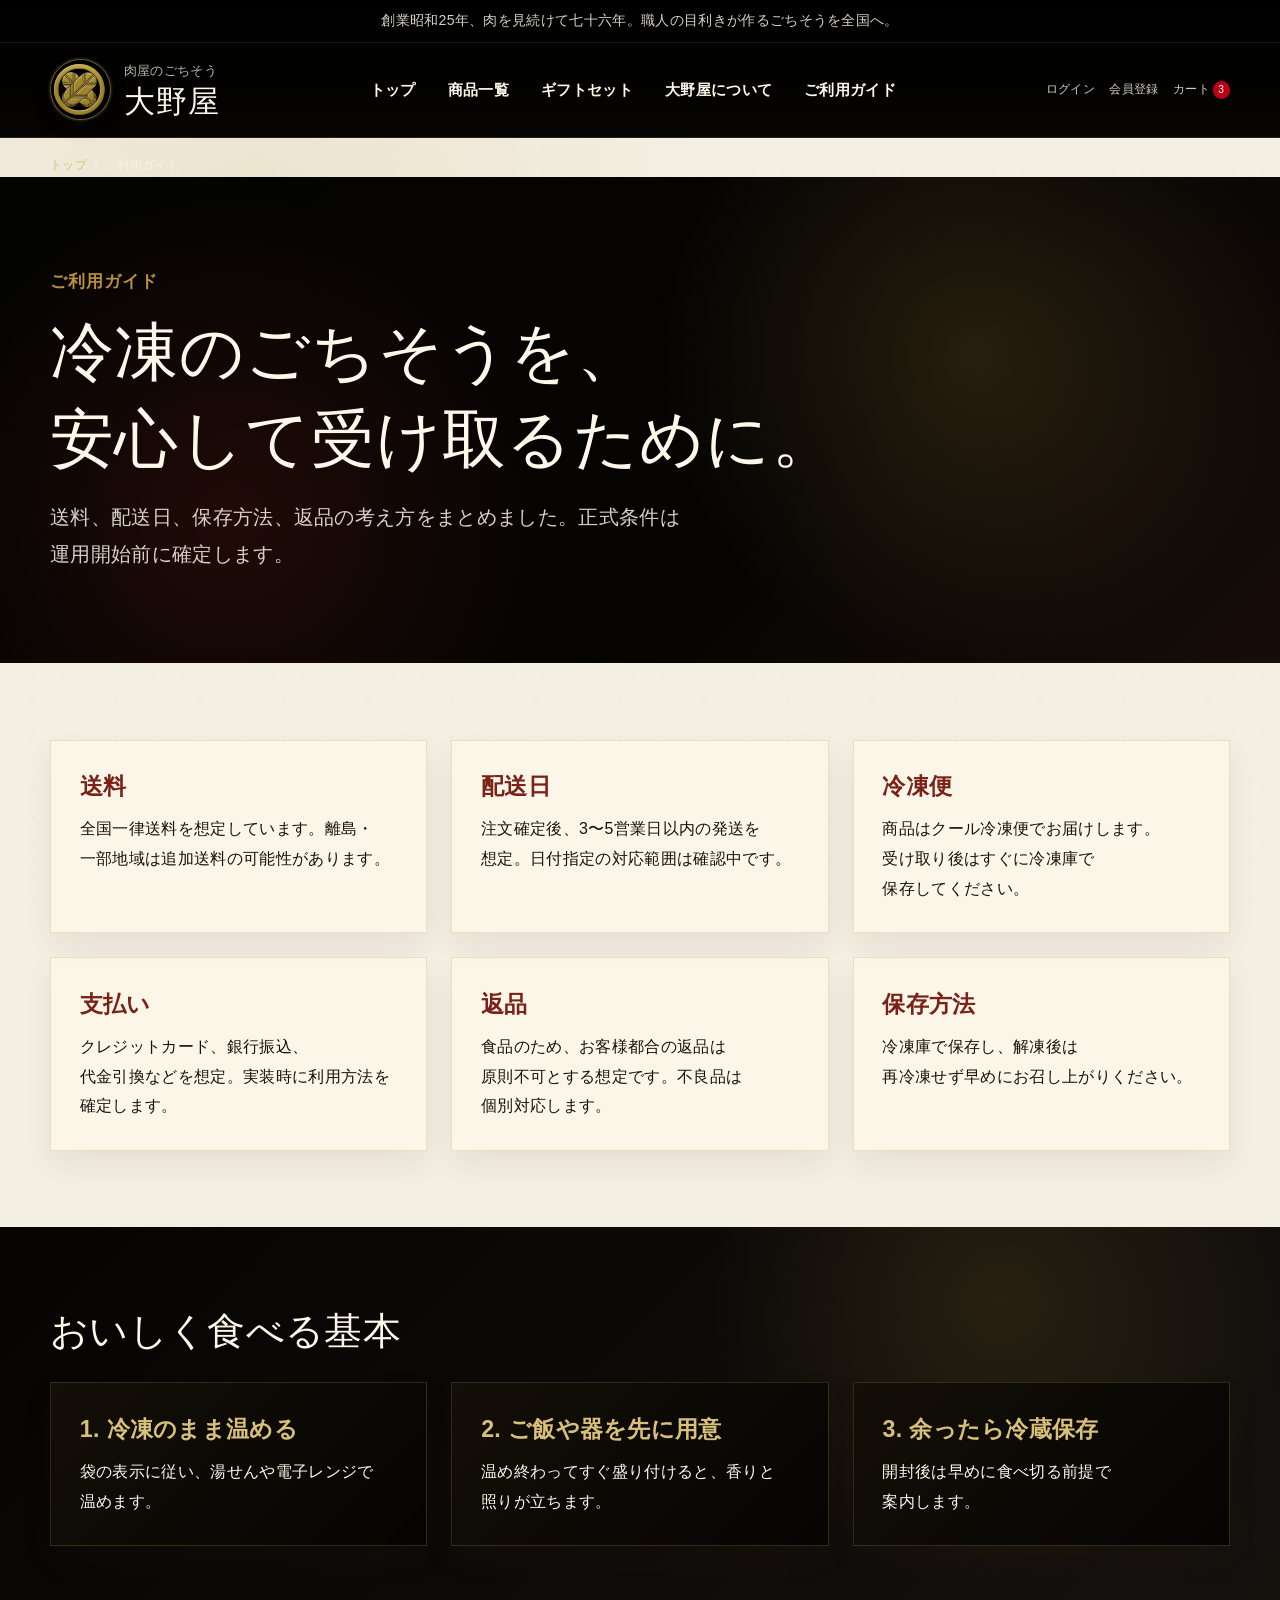
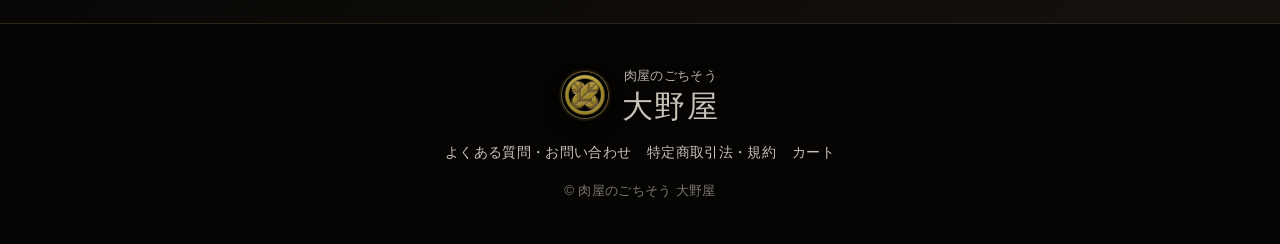
<file: guide.html>
<!doctype html>
<html lang="ja">
  <head>
    <meta charset="utf-8">
    <meta name="viewport" content="width=device-width, initial-scale=1">
    <title>ご利用ガイド | 肉屋のごちそう 大野屋</title>
    <meta name="description" content="送料、配送日、冷凍便、支払い、返品、保存方法をまとめたご利用ガイドです。">
    <link rel="stylesheet" href="styles.css">
  </head>
  <body>
    <header class="site-header" id="top">
      <div class="announcement">創業昭和25年、肉を見続けて七十六年。職人の目利きが作るごちそうを全国へ。</div>
      <div class="header-inner">
        <a class="brand" href="index.html" aria-label="肉屋のごちそう 大野屋 トップへ"><span class="brand-mark" aria-hidden="true"><img src="assets/logo-onoya.jpg" alt=""></span><span class="brand-copy"><span class="brand-small">肉屋のごちそう</span><span class="brand-name">大野屋</span></span></a>
        <nav class="main-nav" aria-label="メインナビゲーション"><a href="index.html">トップ</a><a href="products.html">商品一覧</a><a href="gift.html">ギフトセット</a><a href="about.html">大野屋について</a><a href="guide.html">ご利用ガイド</a></nav>
        <div class="header-actions" aria-label="アカウントメニュー"><a href="login.html">ログイン</a><a href="register.html">会員登録</a><a class="cart-link" href="cart.html">カート<span>3</span></a></div>
      </div>
    </header>
    <main>
      <div class="breadcrumb"><a href="index.html">トップ</a><span>/</span><span>ご利用ガイド</span></div>
      <section class="page-hero">
        <div class="page-hero-inner">
          <p class="eyebrow">ご利用ガイド</p>
          <h1>冷凍のごちそうを、安心して受け取るために。</h1>
          <p class="page-lead">送料、配送日、保存方法、返品の考え方をまとめました。正式条件は運用開始前に確定します。</p>
        </div>
      </section>
      <section class="page-section">
        <div class="grid grid-3">
          <article class="panel"><h2>送料</h2><p>全国一律送料を想定しています。離島・一部地域は追加送料の可能性があります。</p></article>
          <article class="panel"><h2>配送日</h2><p>注文確定後、3〜5営業日以内の発送を想定。日付指定の対応範囲は確認中です。</p></article>
          <article class="panel"><h2>冷凍便</h2><p>商品はクール冷凍便でお届けします。受け取り後はすぐに冷凍庫で保存してください。</p></article>
          <article class="panel"><h2>支払い</h2><p>クレジットカード、銀行振込、代金引換などを想定。実装時に利用方法を確定します。</p></article>
          <article class="panel"><h2>返品</h2><p>食品のため、お客様都合の返品は原則不可とする想定です。不良品は個別対応します。</p></article>
          <article class="panel"><h2>保存方法</h2><p>冷凍庫で保存し、解凍後は再冷凍せず早めにお召し上がりください。</p></article>
        </div>
      </section>
      <section class="page-section section-dark">
        <h2 class="section-title">おいしく食べる基本</h2>
        <div class="grid grid-3">
          <article class="panel dark"><h3>1. 冷凍のまま温める</h3><p>袋の表示に従い、湯せんや電子レンジで温めます。</p></article>
          <article class="panel dark"><h3>2. ご飯や器を先に用意</h3><p>温め終わってすぐ盛り付けると、香りと照りが立ちます。</p></article>
          <article class="panel dark"><h3>3. 余ったら冷蔵保存</h3><p>開封後は早めに食べ切る前提で案内します。</p></article>
        </div>
      </section>
    </main>
    <footer class="site-footer">
      <a class="brand footer-brand" href="index.html" aria-label="肉屋のごちそう 大野屋 トップへ"><span class="brand-mark" aria-hidden="true"><img src="assets/logo-onoya.jpg" alt=""></span><span class="brand-copy"><span class="brand-small">肉屋のごちそう</span><span class="brand-name">大野屋</span></span></a>
      <nav class="footer-links" aria-label="フッターナビ"><a href="faq.html">よくある質問・お問い合わせ</a><a href="legal.html">特定商取引法・規約</a><a href="cart.html">カート</a></nav>
      <small>&copy; 肉屋のごちそう 大野屋</small>
    </footer>
  </body>
</html>
</file>
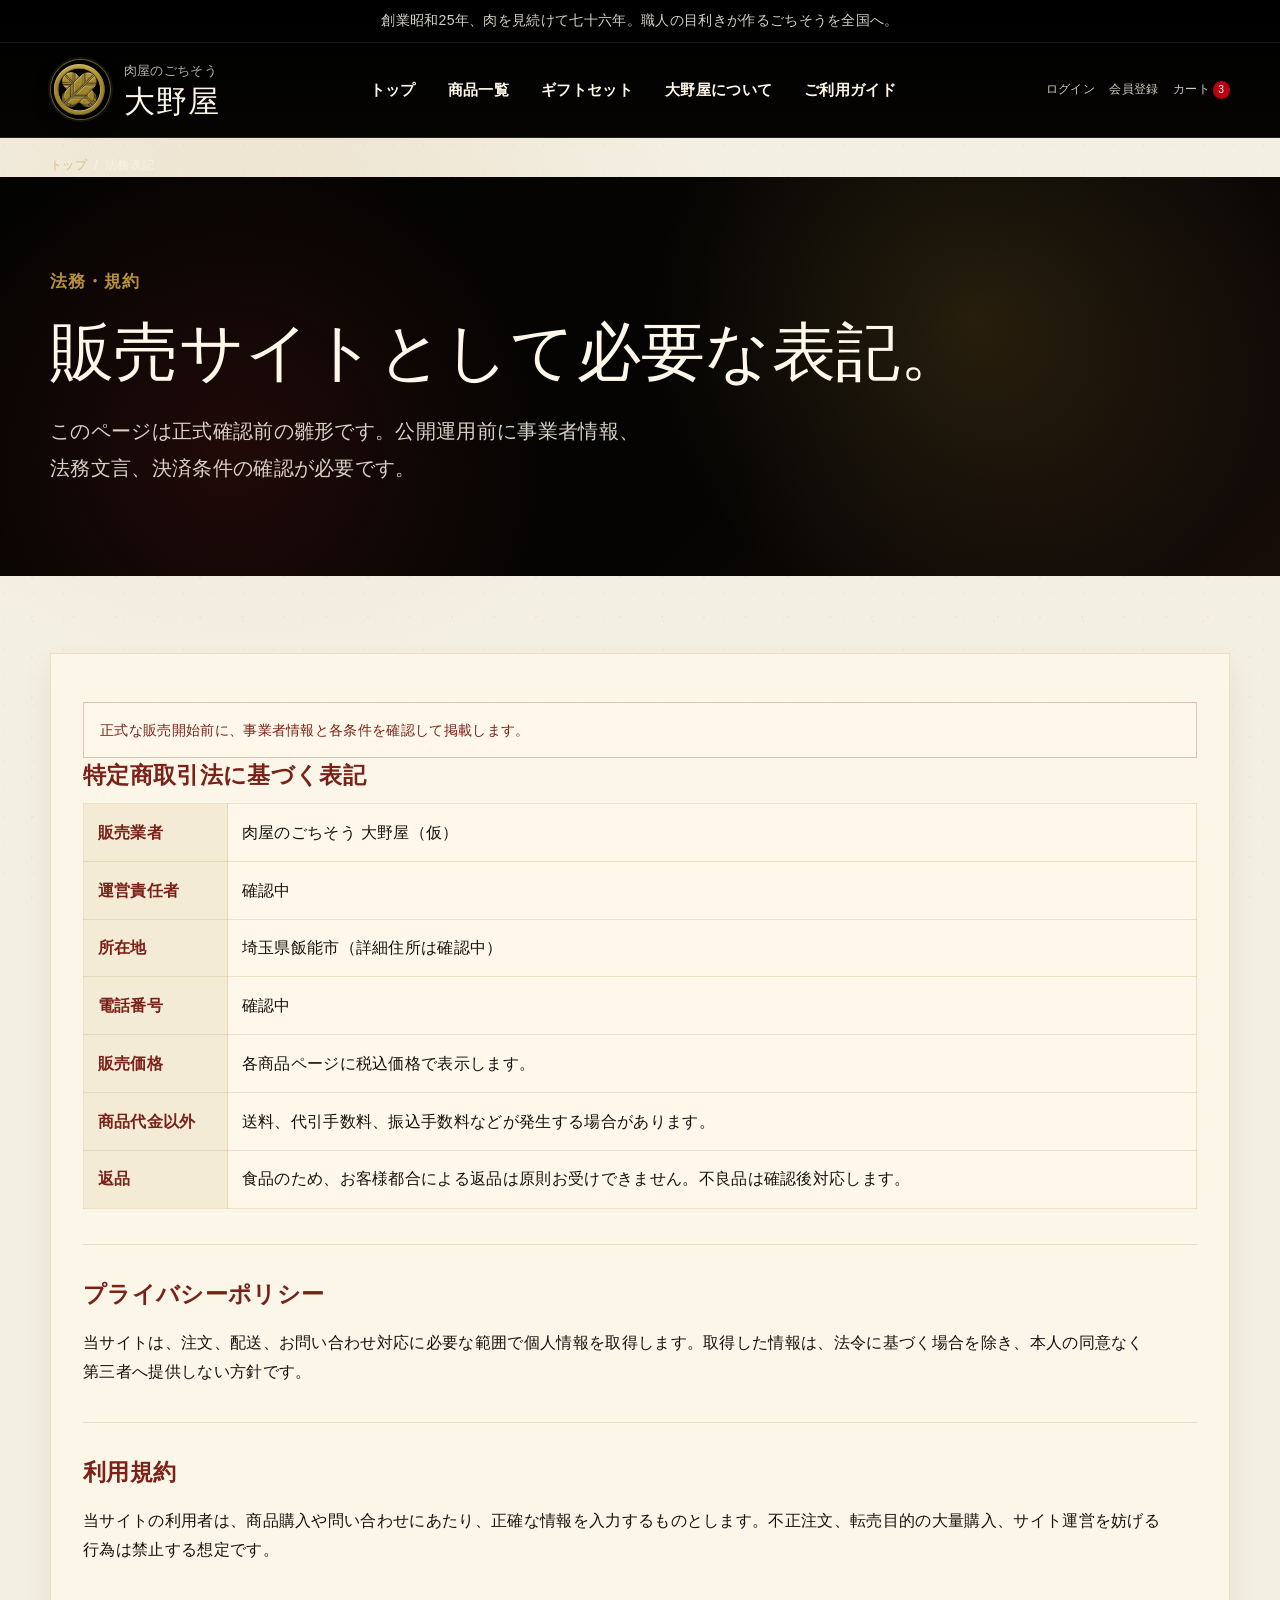
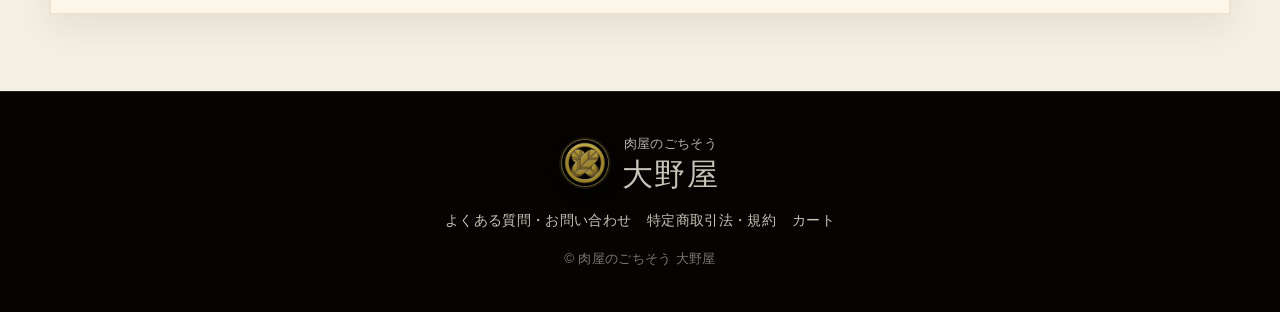
<file: legal.html>
<!doctype html>
<html lang="ja">
  <head>
    <meta charset="utf-8">
    <meta name="viewport" content="width=device-width, initial-scale=1">
    <title>特定商取引法・プライバシーポリシー・利用規約 | 肉屋のごちそう 大野屋</title>
    <meta name="description" content="販売サイトに必要になりやすい法務系ページの仮文言です。">
    <link rel="stylesheet" href="styles.css">
  </head>
  <body>
    <header class="site-header" id="top">
      <div class="announcement">創業昭和25年、肉を見続けて七十六年。職人の目利きが作るごちそうを全国へ。</div>
      <div class="header-inner">
        <a class="brand" href="index.html" aria-label="肉屋のごちそう 大野屋 トップへ"><span class="brand-mark" aria-hidden="true"><img src="assets/logo-onoya.jpg" alt=""></span><span class="brand-copy"><span class="brand-small">肉屋のごちそう</span><span class="brand-name">大野屋</span></span></a>
        <nav class="main-nav" aria-label="メインナビゲーション"><a href="index.html">トップ</a><a href="products.html">商品一覧</a><a href="gift.html">ギフトセット</a><a href="about.html">大野屋について</a><a href="guide.html">ご利用ガイド</a></nav>
        <div class="header-actions" aria-label="アカウントメニュー"><a href="login.html">ログイン</a><a href="register.html">会員登録</a><a class="cart-link" href="cart.html">カート<span>3</span></a></div>
      </div>
    </header>
    <main>
      <div class="breadcrumb"><a href="index.html">トップ</a><span>/</span><span>法務表記</span></div>
      <section class="page-hero">
        <div class="page-hero-inner">
          <p class="eyebrow">法務・規約</p>
          <h1>販売サイトとして必要な表記。</h1>
          <p class="page-lead">このページは正式確認前の雛形です。公開運用前に事業者情報、法務文言、決済条件の確認が必要です。</p>
        </div>
      </section>
      <section class="page-section">
        <div class="legal-doc">
          <p class="mock-note">正式な販売開始前に、事業者情報と各条件を確認して掲載します。</p>
          <section>
            <h2>特定商取引法に基づく表記</h2>
            <table class="legal-table">
              <tbody>
                <tr><th>販売業者</th><td>肉屋のごちそう 大野屋（仮）</td></tr>
                <tr><th>運営責任者</th><td>確認中</td></tr>
                <tr><th>所在地</th><td>埼玉県飯能市（詳細住所は確認中）</td></tr>
                <tr><th>電話番号</th><td>確認中</td></tr>
                <tr><th>販売価格</th><td>各商品ページに税込価格で表示します。</td></tr>
                <tr><th>商品代金以外</th><td>送料、代引手数料、振込手数料などが発生する場合があります。</td></tr>
                <tr><th>返品</th><td>食品のため、お客様都合による返品は原則お受けできません。不良品は確認後対応します。</td></tr>
              </tbody>
            </table>
          </section>
          <section>
            <h2>プライバシーポリシー</h2>
            <p>当サイトは、注文、配送、お問い合わせ対応に必要な範囲で個人情報を取得します。取得した情報は、法令に基づく場合を除き、本人の同意なく第三者へ提供しない方針です。</p>
          </section>
          <section>
            <h2>利用規約</h2>
            <p>当サイトの利用者は、商品購入や問い合わせにあたり、正確な情報を入力するものとします。不正注文、転売目的の大量購入、サイト運営を妨げる行為は禁止する想定です。</p>
          </section>
        </div>
      </section>
    </main>
    <footer class="site-footer"><a class="brand footer-brand" href="index.html"><span class="brand-mark" aria-hidden="true"><img src="assets/logo-onoya.jpg" alt=""></span><span class="brand-copy"><span class="brand-small">肉屋のごちそう</span><span class="brand-name">大野屋</span></span></a><nav class="footer-links" aria-label="フッターナビ"><a href="faq.html">よくある質問・お問い合わせ</a><a href="legal.html">特定商取引法・規約</a><a href="cart.html">カート</a></nav><small>&copy; 肉屋のごちそう 大野屋</small></footer>
  </body>
</html>
</file>
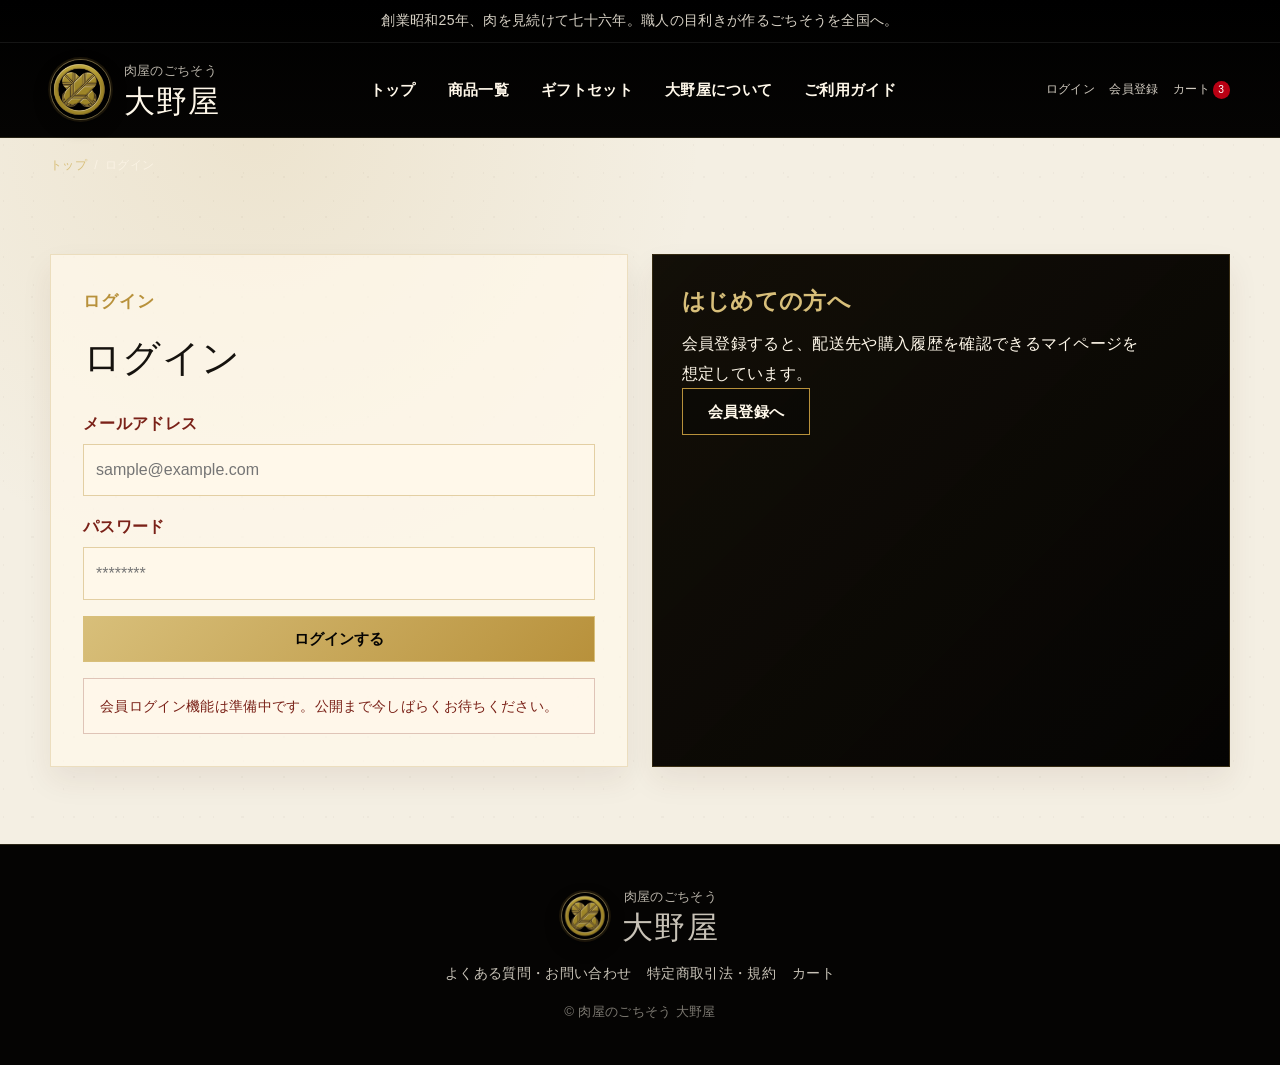
<file: login.html>
<!doctype html>
<html lang="ja">
  <head>
    <meta charset="utf-8">
    <meta name="viewport" content="width=device-width, initial-scale=1">
    <title>ログイン | 肉屋のごちそう 大野屋</title>
    <meta name="description" content="大野屋ECのログイン画面モックです。">
    <link rel="stylesheet" href="styles.css">
  </head>
  <body>
    <header class="site-header" id="top">
      <div class="announcement">創業昭和25年、肉を見続けて七十六年。職人の目利きが作るごちそうを全国へ。</div>
      <div class="header-inner">
        <a class="brand" href="index.html" aria-label="肉屋のごちそう 大野屋 トップへ"><span class="brand-mark" aria-hidden="true"><img src="assets/logo-onoya.jpg" alt=""></span><span class="brand-copy"><span class="brand-small">肉屋のごちそう</span><span class="brand-name">大野屋</span></span></a>
        <nav class="main-nav" aria-label="メインナビゲーション"><a href="index.html">トップ</a><a href="products.html">商品一覧</a><a href="gift.html">ギフトセット</a><a href="about.html">大野屋について</a><a href="guide.html">ご利用ガイド</a></nav>
        <div class="header-actions" aria-label="アカウントメニュー"><a href="login.html">ログイン</a><a href="register.html">会員登録</a><a class="cart-link" href="cart.html">カート<span>3</span></a></div>
      </div>
    </header>
    <main>
      <div class="breadcrumb"><a href="index.html">トップ</a><span>/</span><span>ログイン</span></div>
      <section class="page-section">
        <div class="grid grid-2">
          <form class="form-panel">
            <p class="eyebrow">ログイン</p>
            <h1 class="section-title">ログイン</h1>
            <div class="form-grid">
              <div class="field"><label for="email">メールアドレス</label><input id="email" type="email" placeholder="sample@example.com"></div>
              <div class="field"><label for="password">パスワード</label><input id="password" type="password" placeholder="********"></div>
              <button class="button primary" type="button">ログインする</button>
            </div>
            <p class="mock-note">会員ログイン機能は準備中です。公開まで今しばらくお待ちください。</p>
          </form>
          <article class="panel dark">
            <h2>はじめての方へ</h2>
            <p>会員登録すると、配送先や購入履歴を確認できるマイページを想定しています。</p>
            <a class="button ghost" href="register.html">会員登録へ</a>
          </article>
        </div>
      </section>
    </main>
    <footer class="site-footer"><a class="brand footer-brand" href="index.html"><span class="brand-mark" aria-hidden="true"><img src="assets/logo-onoya.jpg" alt=""></span><span class="brand-copy"><span class="brand-small">肉屋のごちそう</span><span class="brand-name">大野屋</span></span></a><nav class="footer-links" aria-label="フッターナビ"><a href="faq.html">よくある質問・お問い合わせ</a><a href="legal.html">特定商取引法・規約</a><a href="cart.html">カート</a></nav><small>&copy; 肉屋のごちそう 大野屋</small></footer>
  </body>
</html>
</file>
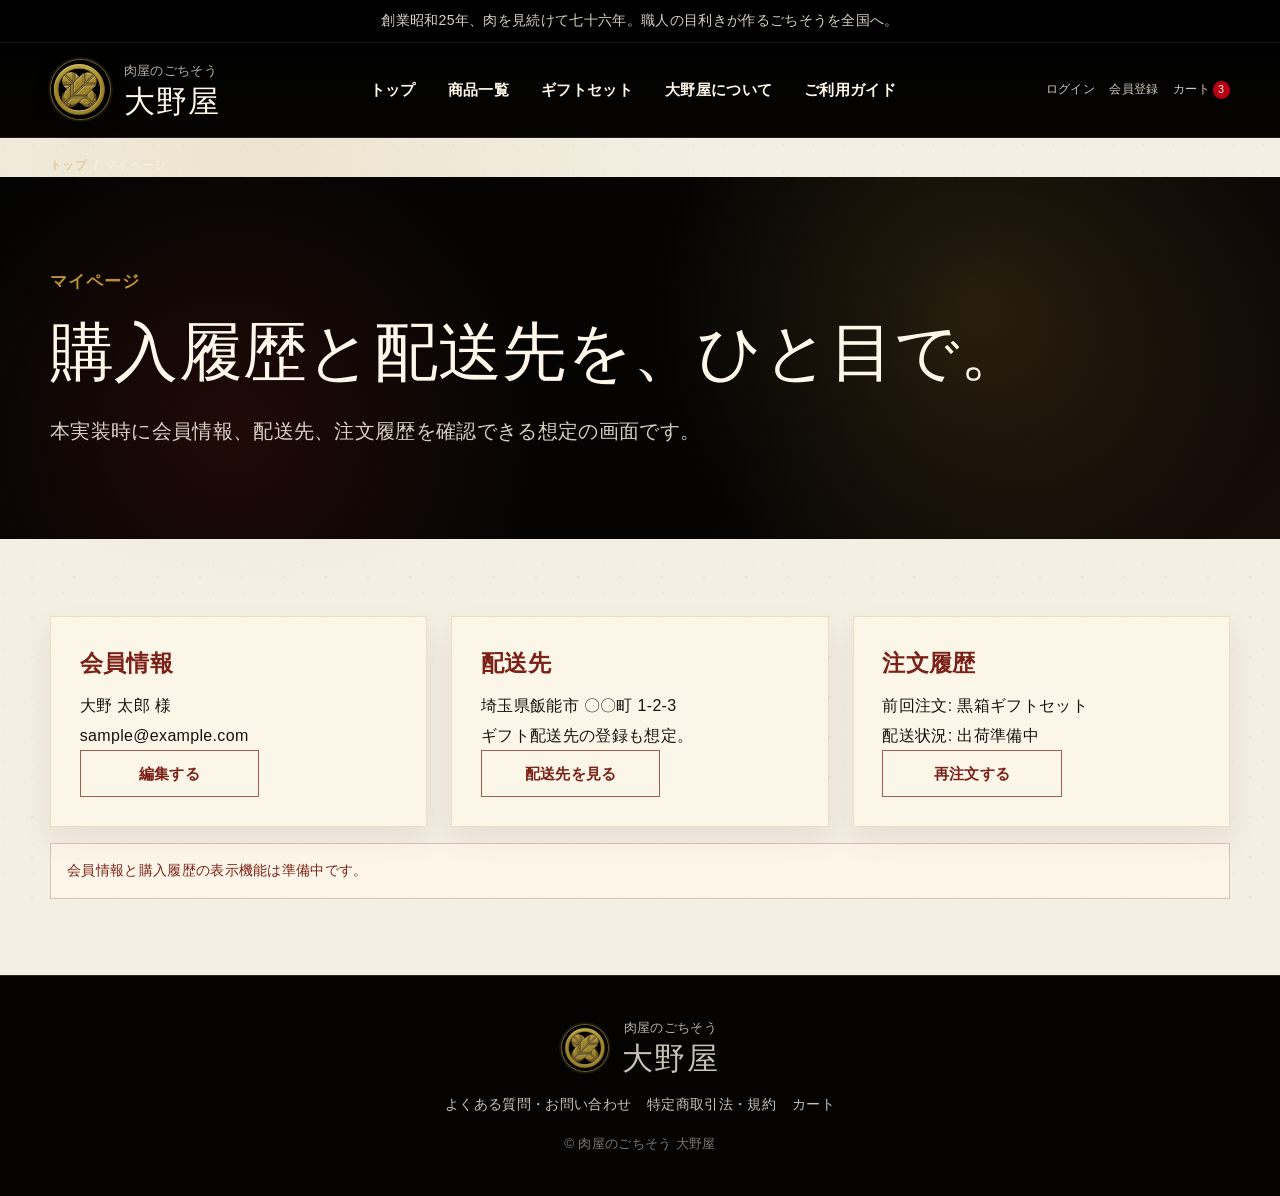
<file: mypage.html>
<!doctype html>
<html lang="ja">
  <head>
    <meta charset="utf-8">
    <meta name="viewport" content="width=device-width, initial-scale=1">
    <title>マイページ | 肉屋のごちそう 大野屋</title>
    <meta name="description" content="購入履歴や配送先を確認するマイページです。">
    <link rel="stylesheet" href="styles.css">
  </head>
  <body>
    <header class="site-header" id="top">
      <div class="announcement">創業昭和25年、肉を見続けて七十六年。職人の目利きが作るごちそうを全国へ。</div>
      <div class="header-inner">
        <a class="brand" href="index.html" aria-label="肉屋のごちそう 大野屋 トップへ"><span class="brand-mark" aria-hidden="true"><img src="assets/logo-onoya.jpg" alt=""></span><span class="brand-copy"><span class="brand-small">肉屋のごちそう</span><span class="brand-name">大野屋</span></span></a>
        <nav class="main-nav" aria-label="メインナビゲーション"><a href="index.html">トップ</a><a href="products.html">商品一覧</a><a href="gift.html">ギフトセット</a><a href="about.html">大野屋について</a><a href="guide.html">ご利用ガイド</a></nav>
        <div class="header-actions" aria-label="アカウントメニュー"><a href="login.html">ログイン</a><a href="register.html">会員登録</a><a class="cart-link" href="cart.html">カート<span>3</span></a></div>
      </div>
    </header>
    <main>
      <div class="breadcrumb"><a href="index.html">トップ</a><span>/</span><span>マイページ</span></div>
      <section class="page-hero">
        <div class="page-hero-inner"><p class="eyebrow">マイページ</p><h1>購入履歴と配送先を、ひと目で。</h1><p class="page-lead">本実装時に会員情報、配送先、注文履歴を確認できる想定の画面です。</p></div>
      </section>
      <section class="page-section">
        <div class="grid grid-3">
          <article class="panel"><h2>会員情報</h2><p>大野 太郎 様<br>sample@example.com</p><a class="button outline" href="register.html">編集する</a></article>
          <article class="panel"><h2>配送先</h2><p>埼玉県飯能市 〇〇町 1-2-3<br>ギフト配送先の登録も想定。</p><a class="button outline" href="checkout.html">配送先を見る</a></article>
          <article class="panel"><h2>注文履歴</h2><p>前回注文: 黒箱ギフトセット<br>配送状況: 出荷準備中</p><a class="button outline" href="products.html">再注文する</a></article>
        </div>
        <p class="mock-note">会員情報と購入履歴の表示機能は準備中です。</p>
      </section>
    </main>
    <footer class="site-footer"><a class="brand footer-brand" href="index.html"><span class="brand-mark" aria-hidden="true"><img src="assets/logo-onoya.jpg" alt=""></span><span class="brand-copy"><span class="brand-small">肉屋のごちそう</span><span class="brand-name">大野屋</span></span></a><nav class="footer-links" aria-label="フッターナビ"><a href="faq.html">よくある質問・お問い合わせ</a><a href="legal.html">特定商取引法・規約</a><a href="cart.html">カート</a></nav><small>&copy; 肉屋のごちそう 大野屋</small></footer>
  </body>
</html>
</file>
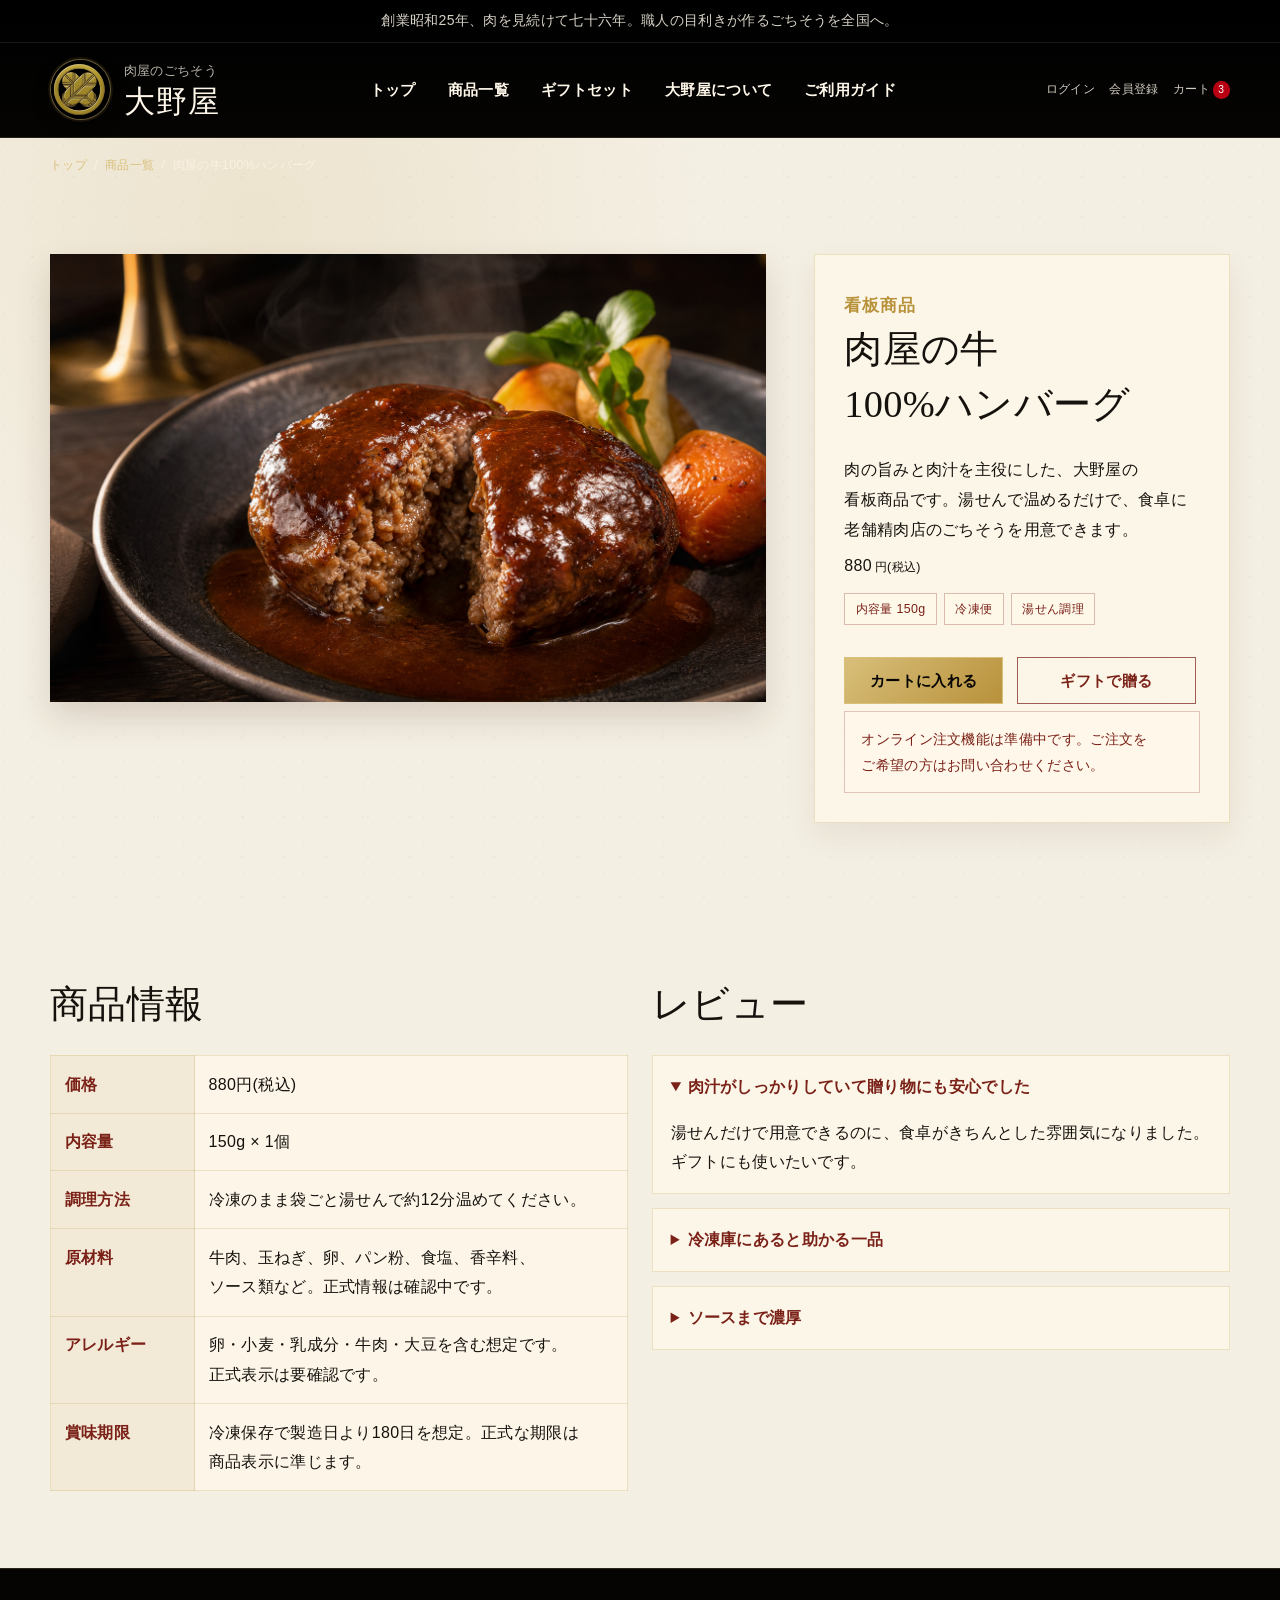
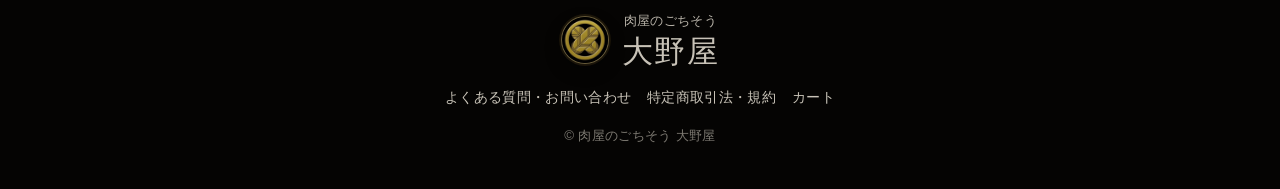
<file: product-hamburg.html>
<!doctype html>
<html lang="ja">
  <head>
    <meta charset="utf-8">
    <meta name="viewport" content="width=device-width, initial-scale=1">
    <title>肉屋の牛100%ハンバーグ | 肉屋のごちそう 大野屋</title>
    <meta name="description" content="肉屋の牛100%ハンバーグの商品詳細、価格、内容量、調理方法、原材料、アレルギー、賞味期限、レビューです。">
    <link rel="stylesheet" href="styles.css">
  </head>
  <body>
    <header class="site-header" id="top">
      <div class="announcement">創業昭和25年、肉を見続けて七十六年。職人の目利きが作るごちそうを全国へ。</div>
      <div class="header-inner">
        <a class="brand" href="index.html" aria-label="肉屋のごちそう 大野屋 トップへ">
          <span class="brand-mark" aria-hidden="true"><img src="assets/logo-onoya.jpg" alt=""></span>
          <span class="brand-copy"><span class="brand-small">肉屋のごちそう</span><span class="brand-name">大野屋</span></span>
        </a>
        <nav class="main-nav" aria-label="メインナビゲーション">
          <a href="index.html">トップ</a>
          <a href="products.html">商品一覧</a>
          <a href="gift.html">ギフトセット</a>
          <a href="about.html">大野屋について</a>
          <a href="guide.html">ご利用ガイド</a>
        </nav>
        <div class="header-actions" aria-label="アカウントメニュー">
          <a href="login.html">ログイン</a>
          <a href="register.html">会員登録</a>
          <a class="cart-link" href="cart.html">カート<span>3</span></a>
        </div>
      </div>
    </header>

    <main>
      <div class="breadcrumb"><a href="index.html">トップ</a><span>/</span><a href="products.html">商品一覧</a><span>/</span><span>肉屋の牛100%ハンバーグ</span></div>
      <section class="page-section">
        <div class="detail-layout">
          <div class="detail-visual photo-visual">
            <img src="assets/product-hamburg.png" alt="肉屋の牛100%ハンバーグ" loading="eager">
          </div>
          <div class="panel">
            <p class="eyebrow">看板商品</p>
            <h1 class="section-title">肉屋の牛100%ハンバーグ</h1>
            <p>肉の旨みと肉汁を主役にした、大野屋の看板商品です。湯せんで温めるだけで、食卓に老舗精肉店のごちそうを用意できます。</p>
            <p class="price">880<span>円(税込)</span></p>
            <div class="product-meta"><span class="pill">内容量 150g</span><span class="pill">冷凍便</span><span class="pill">湯せん調理</span></div>
            <div class="hero-actions">
              <a class="button primary" href="cart.html">カートに入れる</a>
              <a class="button outline" href="gift.html">ギフトで贈る</a>
            </div>
            <p class="mock-note">オンライン注文機能は準備中です。ご注文をご希望の方はお問い合わせください。</p>
          </div>
        </div>
      </section>

      <section class="page-section section-light">
        <div class="grid grid-2">
          <div>
            <h2 class="section-title">商品情報</h2>
            <table class="spec-table">
              <tbody>
                <tr><th>価格</th><td>880円(税込)</td></tr>
                <tr><th>内容量</th><td>150g × 1個</td></tr>
                <tr><th>調理方法</th><td>冷凍のまま袋ごと湯せんで約12分温めてください。</td></tr>
                <tr><th>原材料</th><td>牛肉、玉ねぎ、卵、パン粉、食塩、香辛料、ソース類など。正式情報は確認中です。</td></tr>
                <tr><th>アレルギー</th><td>卵・小麦・乳成分・牛肉・大豆を含む想定です。正式表示は要確認です。</td></tr>
                <tr><th>賞味期限</th><td>冷凍保存で製造日より180日を想定。正式な期限は商品表示に準じます。</td></tr>
              </tbody>
            </table>
          </div>
          <div>
            <h2 class="section-title">レビュー</h2>
            <div class="faq-list">
              <details open>
                <summary>肉汁がしっかりしていて贈り物にも安心でした</summary>
                <p>湯せんだけで用意できるのに、食卓がきちんとした雰囲気になりました。ギフトにも使いたいです。</p>
              </details>
              <details>
                <summary>冷凍庫にあると助かる一品</summary>
                <p>忙しい日の夕食に便利でした。ご飯にもパンにも合わせやすい味です。</p>
              </details>
              <details>
                <summary>ソースまで濃厚</summary>
                <p>肉の香りとソースのバランスがよく、家族にも好評でした。</p>
              </details>
            </div>
          </div>
        </div>
      </section>
    </main>

    <footer class="site-footer">
      <a class="brand footer-brand" href="index.html" aria-label="肉屋のごちそう 大野屋 トップへ">
        <span class="brand-mark" aria-hidden="true"><img src="assets/logo-onoya.jpg" alt=""></span>
        <span class="brand-copy"><span class="brand-small">肉屋のごちそう</span><span class="brand-name">大野屋</span></span>
      </a>
      <nav class="footer-links" aria-label="フッターナビ">
        <a href="faq.html">よくある質問・お問い合わせ</a>
        <a href="legal.html">特定商取引法・規約</a>
        <a href="cart.html">カート</a>
      </nav>
      <small>&copy; 肉屋のごちそう 大野屋</small>
    </footer>
  </body>
</html>
</file>
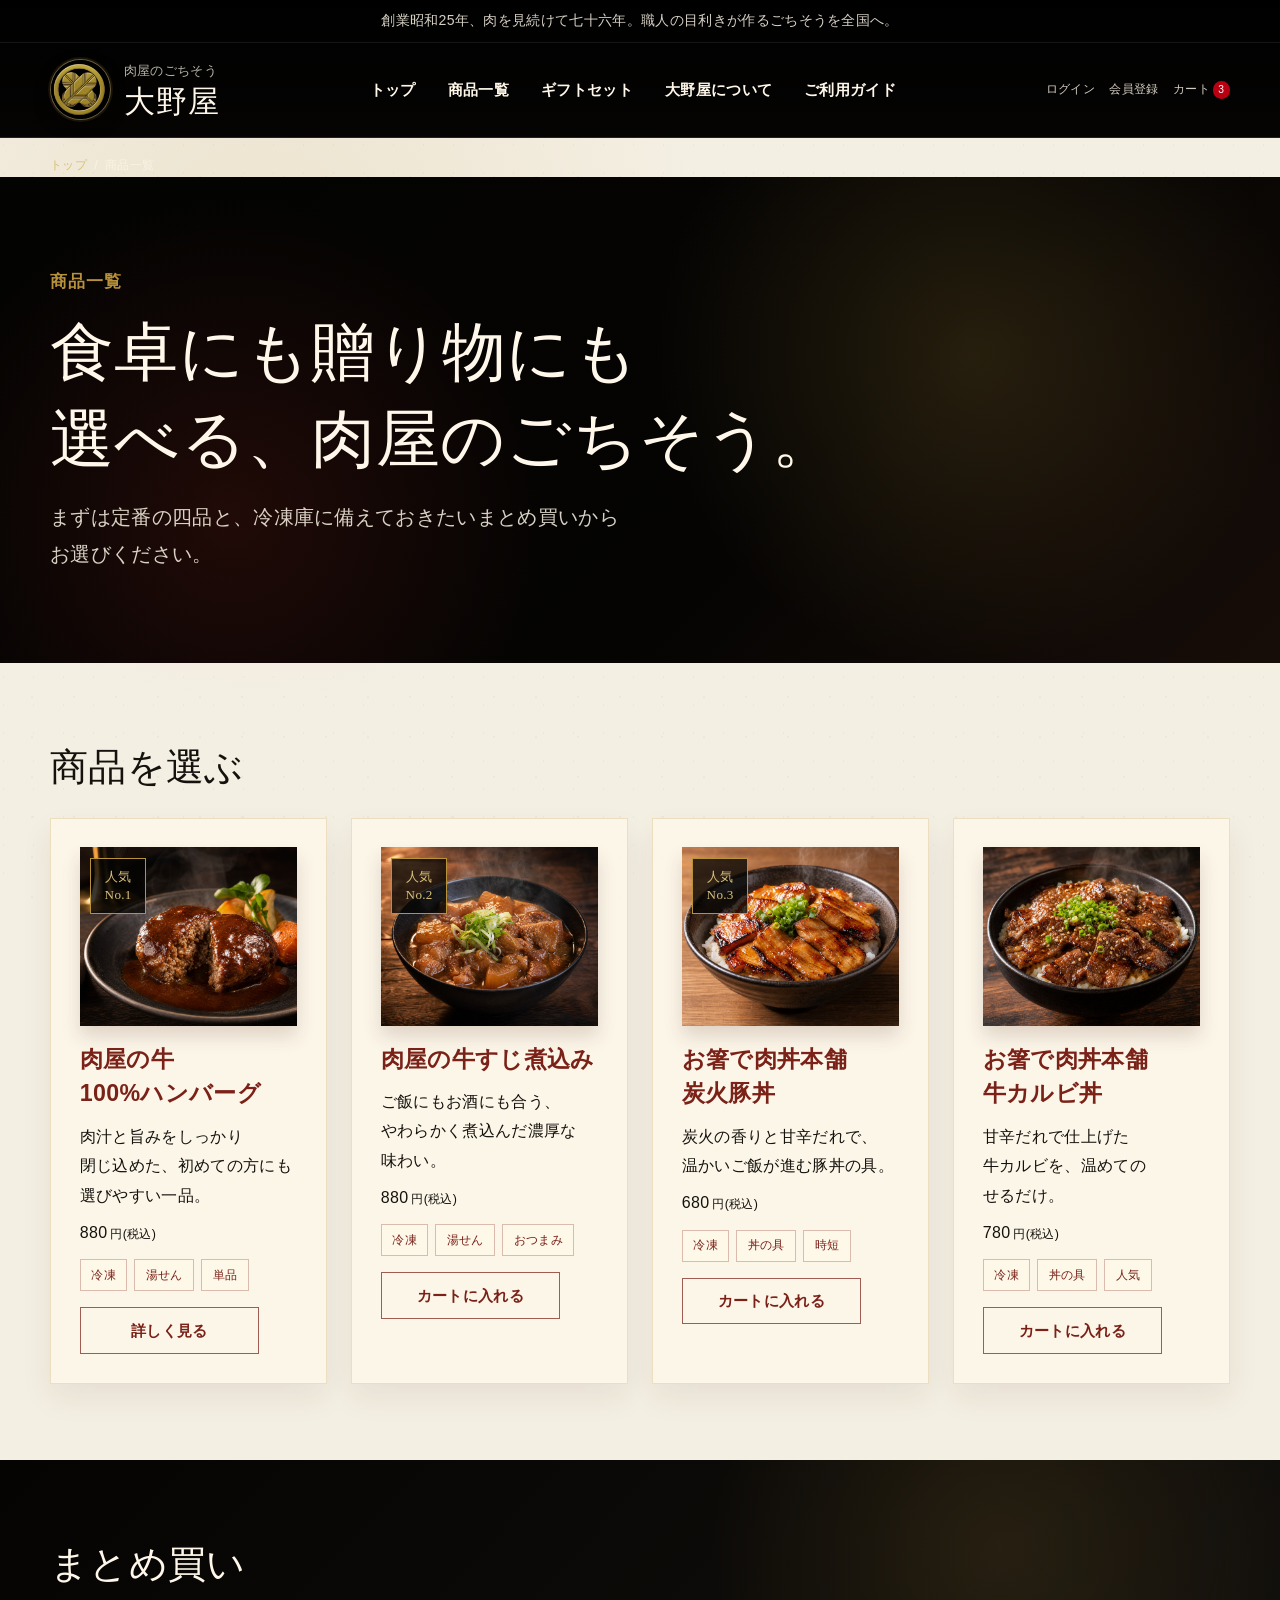
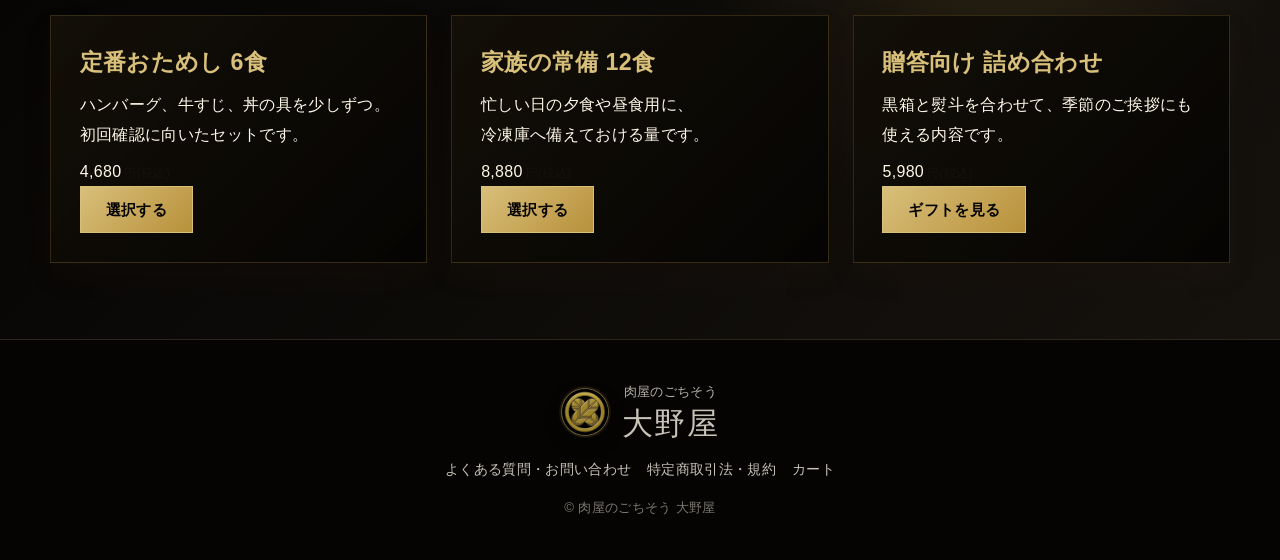
<file: products.html>
<!doctype html>
<html lang="ja">
  <head>
    <meta charset="utf-8">
    <meta name="viewport" content="width=device-width, initial-scale=1">
    <title>商品一覧 | 肉屋のごちそう 大野屋</title>
    <meta name="description" content="ハンバーグ、牛すじ、豚丼、牛カルビ丼、まとめ買いを選べる商品一覧ページです。">
    <link rel="stylesheet" href="styles.css">
  </head>
  <body>
    <header class="site-header" id="top">
      <div class="announcement">創業昭和25年、肉を見続けて七十六年。職人の目利きが作るごちそうを全国へ。</div>
      <div class="header-inner">
        <a class="brand" href="index.html" aria-label="肉屋のごちそう 大野屋 トップへ">
          <span class="brand-mark" aria-hidden="true"><img src="assets/logo-onoya.jpg" alt=""></span>
          <span class="brand-copy"><span class="brand-small">肉屋のごちそう</span><span class="brand-name">大野屋</span></span>
        </a>
        <nav class="main-nav" aria-label="メインナビゲーション">
          <a href="index.html">トップ</a>
          <a href="products.html">商品一覧</a>
          <a href="gift.html">ギフトセット</a>
          <a href="about.html">大野屋について</a>
          <a href="guide.html">ご利用ガイド</a>
        </nav>
        <div class="header-actions" aria-label="アカウントメニュー">
          <a href="login.html">ログイン</a>
          <a href="register.html">会員登録</a>
          <a class="cart-link" href="cart.html">カート<span>3</span></a>
        </div>
      </div>
    </header>

    <main>
      <div class="breadcrumb"><a href="index.html">トップ</a><span>/</span><span>商品一覧</span></div>
      <section class="page-hero">
        <div class="page-hero-inner">
          <p class="eyebrow">商品一覧</p>
          <h1>食卓にも贈り物にも選べる、肉屋のごちそう。</h1>
          <p class="page-lead">まずは定番の四品と、冷凍庫に備えておきたいまとめ買いからお選びください。</p>
        </div>
      </section>

      <section class="page-section">
        <h2 class="section-title">商品を選ぶ</h2>
        <div class="grid grid-4">
          <article class="panel product-list-card" id="hamburg">
            <div class="product-visual product-hamburg photo-visual">
              <img src="assets/product-hamburg.png" alt="肉屋の牛100%ハンバーグ" loading="lazy">
              <span class="rank">人気<br>No.1</span>
            </div>
            <div>
              <h2>肉屋の牛100%ハンバーグ</h2>
              <p>肉汁と旨みをしっかり閉じ込めた、初めての方にも選びやすい一品。</p>
              <p class="price">880<span>円(税込)</span></p>
              <div class="product-meta"><span class="pill">冷凍</span><span class="pill">湯せん</span><span class="pill">単品</span></div>
            </div>
            <a class="button outline" href="product-hamburg.html">詳しく見る</a>
          </article>
          <article class="panel product-list-card" id="beef-suji">
            <div class="product-visual product-stew photo-visual">
              <img src="assets/product-beef-suji.png" alt="肉屋の牛すじ煮込み" loading="lazy">
              <span class="rank">人気<br>No.2</span>
            </div>
            <div>
              <h2>肉屋の牛すじ煮込み</h2>
              <p>ご飯にもお酒にも合う、やわらかく煮込んだ濃厚な味わい。</p>
              <p class="price">880<span>円(税込)</span></p>
              <div class="product-meta"><span class="pill">冷凍</span><span class="pill">湯せん</span><span class="pill">おつまみ</span></div>
            </div>
            <a class="button outline" href="cart.html">カートに入れる</a>
          </article>
          <article class="panel product-list-card" id="butadon">
            <div class="product-visual product-bowl photo-visual">
              <img src="assets/product-butadon.png" alt="お箸で肉丼本舗 炭火豚丼" loading="lazy">
              <span class="rank">人気<br>No.3</span>
            </div>
            <div>
              <h2>お箸で肉丼本舗 炭火豚丼</h2>
              <p>炭火の香りと甘辛だれで、温かいご飯が進む豚丼の具。</p>
              <p class="price">680<span>円(税込)</span></p>
              <div class="product-meta"><span class="pill">冷凍</span><span class="pill">丼の具</span><span class="pill">時短</span></div>
            </div>
            <a class="button outline" href="cart.html">カートに入れる</a>
          </article>
          <article class="panel product-list-card" id="kalbi">
            <div class="product-visual product-kalbi photo-visual">
              <img src="assets/product-kalbi.png" alt="お箸で肉丼本舗 牛カルビ丼" loading="lazy">
            </div>
            <div>
              <h2>お箸で肉丼本舗 牛カルビ丼</h2>
              <p>甘辛だれで仕上げた牛カルビを、温めてのせるだけ。</p>
              <p class="price">780<span>円(税込)</span></p>
              <div class="product-meta"><span class="pill">冷凍</span><span class="pill">丼の具</span><span class="pill">人気</span></div>
            </div>
            <a class="button outline" href="cart.html">カートに入れる</a>
          </article>
        </div>
      </section>

      <section class="page-section section-dark">
        <h2 class="section-title">まとめ買い</h2>
        <div class="grid grid-3">
          <article class="panel dark">
            <h3>定番おためし 6食</h3>
            <p>ハンバーグ、牛すじ、丼の具を少しずつ。初回確認に向いたセットです。</p>
            <p class="price">4,680<span>円(税込)</span></p>
            <a class="button primary" href="cart.html">選択する</a>
          </article>
          <article class="panel dark">
            <h3>家族の常備 12食</h3>
            <p>忙しい日の夕食や昼食用に、冷凍庫へ備えておける量です。</p>
            <p class="price">8,880<span>円(税込)</span></p>
            <a class="button primary" href="cart.html">選択する</a>
          </article>
          <article class="panel dark">
            <h3>贈答向け 詰め合わせ</h3>
            <p>黒箱と熨斗を合わせて、季節のご挨拶にも使える内容です。</p>
            <p class="price">5,980<span>円(税込)</span></p>
            <a class="button primary" href="gift.html">ギフトを見る</a>
          </article>
        </div>
      </section>
    </main>

    <footer class="site-footer">
      <a class="brand footer-brand" href="index.html" aria-label="肉屋のごちそう 大野屋 トップへ">
        <span class="brand-mark" aria-hidden="true"><img src="assets/logo-onoya.jpg" alt=""></span>
        <span class="brand-copy"><span class="brand-small">肉屋のごちそう</span><span class="brand-name">大野屋</span></span>
      </a>
      <nav class="footer-links" aria-label="フッターナビ">
        <a href="faq.html">よくある質問・お問い合わせ</a>
        <a href="legal.html">特定商取引法・規約</a>
        <a href="cart.html">カート</a>
      </nav>
      <small>&copy; 肉屋のごちそう 大野屋</small>
    </footer>
  </body>
</html>
</file>
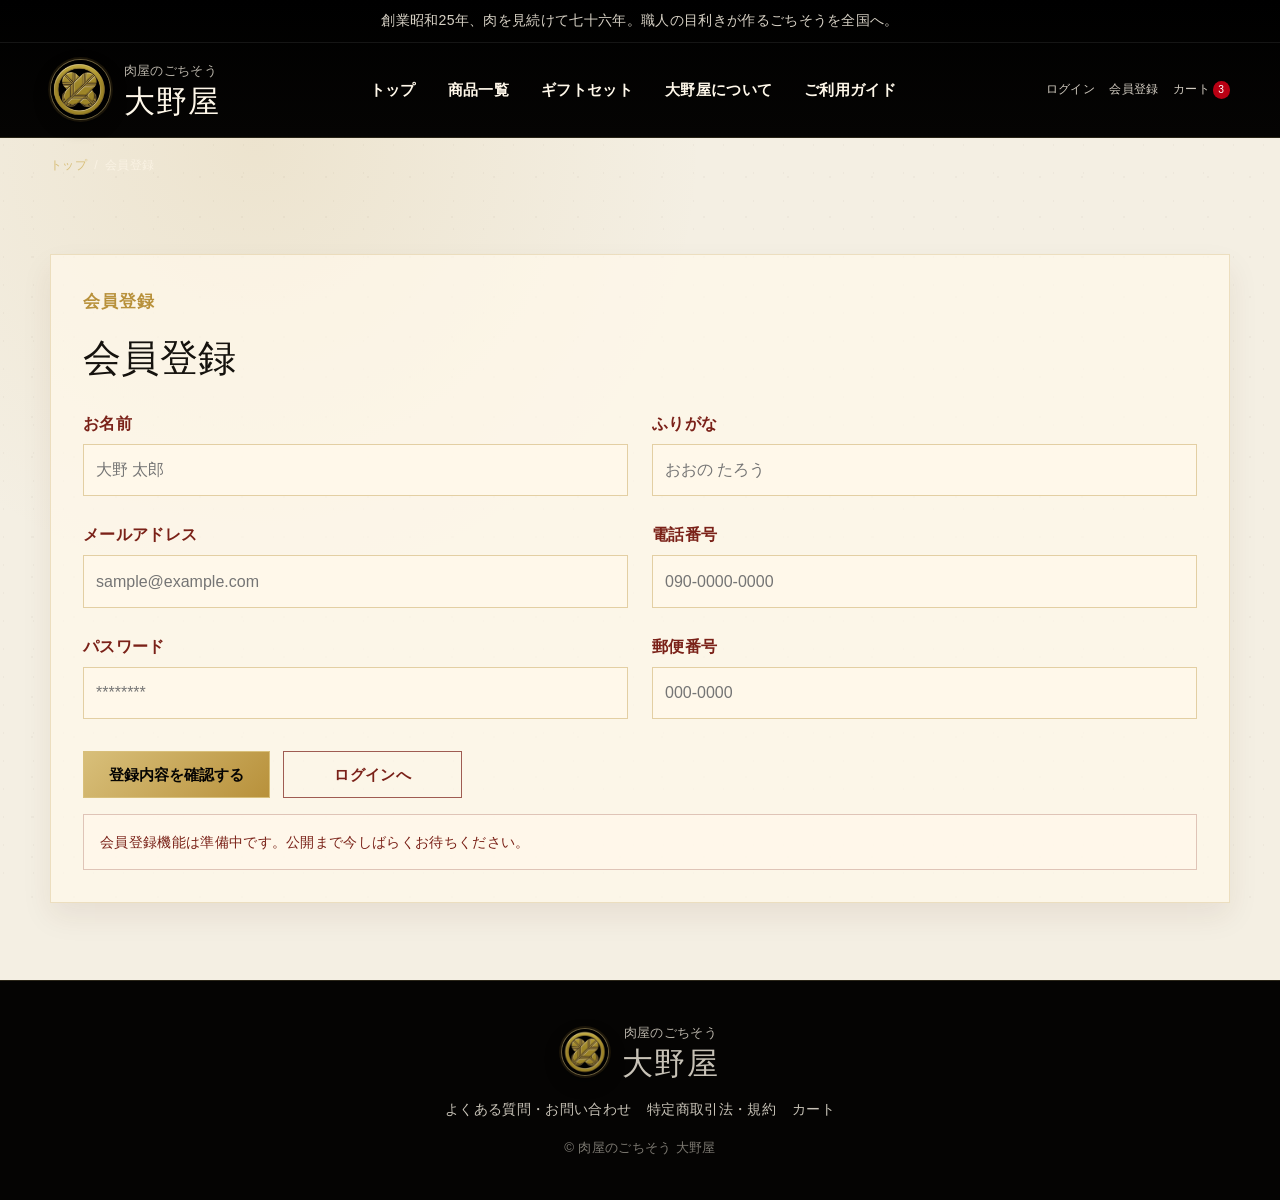
<file: register.html>
<!doctype html>
<html lang="ja">
  <head>
    <meta charset="utf-8">
    <meta name="viewport" content="width=device-width, initial-scale=1">
    <title>会員登録 | 肉屋のごちそう 大野屋</title>
    <meta name="description" content="大野屋ECの会員登録画面モックです。">
    <link rel="stylesheet" href="styles.css">
  </head>
  <body>
    <header class="site-header" id="top">
      <div class="announcement">創業昭和25年、肉を見続けて七十六年。職人の目利きが作るごちそうを全国へ。</div>
      <div class="header-inner">
        <a class="brand" href="index.html" aria-label="肉屋のごちそう 大野屋 トップへ"><span class="brand-mark" aria-hidden="true"><img src="assets/logo-onoya.jpg" alt=""></span><span class="brand-copy"><span class="brand-small">肉屋のごちそう</span><span class="brand-name">大野屋</span></span></a>
        <nav class="main-nav" aria-label="メインナビゲーション"><a href="index.html">トップ</a><a href="products.html">商品一覧</a><a href="gift.html">ギフトセット</a><a href="about.html">大野屋について</a><a href="guide.html">ご利用ガイド</a></nav>
        <div class="header-actions" aria-label="アカウントメニュー"><a href="login.html">ログイン</a><a href="register.html">会員登録</a><a class="cart-link" href="cart.html">カート<span>3</span></a></div>
      </div>
    </header>
    <main>
      <div class="breadcrumb"><a href="index.html">トップ</a><span>/</span><span>会員登録</span></div>
      <section class="page-section">
        <form class="form-panel">
          <p class="eyebrow">会員登録</p>
          <h1 class="section-title">会員登録</h1>
          <div class="grid grid-2">
            <div class="field"><label for="name">お名前</label><input id="name" type="text" placeholder="大野 太郎"></div>
            <div class="field"><label for="kana">ふりがな</label><input id="kana" type="text" placeholder="おおの たろう"></div>
            <div class="field"><label for="email">メールアドレス</label><input id="email" type="email" placeholder="sample@example.com"></div>
            <div class="field"><label for="tel">電話番号</label><input id="tel" type="tel" placeholder="090-0000-0000"></div>
            <div class="field"><label for="password">パスワード</label><input id="password" type="password" placeholder="********"></div>
            <div class="field"><label for="zipcode">郵便番号</label><input id="zipcode" type="text" placeholder="000-0000"></div>
          </div>
          <div class="hero-actions"><button class="button primary" type="button">登録内容を確認する</button><a class="button outline" href="login.html">ログインへ</a></div>
          <p class="mock-note">会員登録機能は準備中です。公開まで今しばらくお待ちください。</p>
        </form>
      </section>
    </main>
    <footer class="site-footer"><a class="brand footer-brand" href="index.html"><span class="brand-mark" aria-hidden="true"><img src="assets/logo-onoya.jpg" alt=""></span><span class="brand-copy"><span class="brand-small">肉屋のごちそう</span><span class="brand-name">大野屋</span></span></a><nav class="footer-links" aria-label="フッターナビ"><a href="faq.html">よくある質問・お問い合わせ</a><a href="legal.html">特定商取引法・規約</a><a href="cart.html">カート</a></nav><small>&copy; 肉屋のごちそう 大野屋</small></footer>
  </body>
</html>
</file>
<file: styles.css>
:root {
  --black: #050403;
  --ink: #15120e;
  --charcoal: #211a14;
  --gold: #b8913b;
  --pale-gold: #d8bf7a;
  --paper: #f4efe3;
  --paper-deep: #e5d8bf;
  --meat-red: #7a2118;
  --roast-brown: #4a2417;
  --cream-text: #fff8ea;
  --muted-light: #c9bea8;
  --shadow: rgba(0, 0, 0, 0.36);
  --serif: "Hiragino Mincho ProN", "Yu Mincho", "Noto Serif JP", serif;
  --sans: -apple-system, BlinkMacSystemFont, "Hiragino Sans", "Hiragino Kaku Gothic ProN", "Yu Gothic", "YuGothic", "Meiryo", "Noto Sans JP", sans-serif;
}

* {
  box-sizing: border-box;
}

html {
  scroll-behavior: smooth;
  overflow-x: hidden;
}

body {
  min-width: 320px;
  margin: 0;
  overflow-x: hidden;
  color: var(--ink);
  background:
    radial-gradient(circle at 20% 12%, rgba(184, 145, 59, 0.12), transparent 28rem),
    linear-gradient(135deg, rgba(74, 36, 23, 0.07) 0 1px, transparent 1px 14px),
    var(--paper);
  font-family: var(--sans);
  line-height: 1.85;
  letter-spacing: 0.02em;
  line-break: auto;
  overflow-wrap: normal;
  font-kerning: normal;
  text-rendering: optimizeLegibility;
  -webkit-font-smoothing: antialiased;
}

:where(h1, h2, h3, p, li, dt, dd, a, button, summary, label, th, td, .announcement, .pill) {
  line-break: auto;
  overflow-wrap: break-word;
  word-break: normal;
}

:where(p, li, dd, td, summary, .page-lead, .hero-lead, .section-copy) {
  line-height: 1.85;
}

:where(h1, h2, h3, .page-hero h1, .section-title, .section-heading h2) {
  text-wrap: balance;
}

@supports (word-break: auto-phrase) {
  :where(h1, h2, h3, p, li, dt, dd, summary, th, td, .announcement, .button, .pill) {
    word-break: auto-phrase;
  }
}

body::before {
  position: fixed;
  inset: 0;
  z-index: -1;
  pointer-events: none;
  content: "";
  background-image:
    radial-gradient(circle at 12% 18%, rgba(80, 61, 37, 0.08) 0 1px, transparent 1px),
    radial-gradient(circle at 76% 42%, rgba(80, 61, 37, 0.07) 0 1px, transparent 1px);
  background-size: 30px 28px, 42px 40px;
  opacity: 0.5;
}

a {
  color: inherit;
  text-decoration: none;
}

img,
svg {
  max-width: 100%;
}

.site-header {
  color: var(--cream-text);
  background: linear-gradient(180deg, #000, var(--black));
  border-bottom: 1px solid rgba(216, 191, 122, 0.18);
}

.announcement {
  padding: 0.55rem 1.5rem;
  color: rgba(255, 248, 234, 0.84);
  border-bottom: 1px solid rgba(255, 255, 255, 0.08);
  font-family: var(--sans);
  font-size: clamp(0.72rem, 1.1vw, 0.88rem);
  line-height: 1.7;
  overflow-wrap: break-word;
  text-align: center;
}

.header-inner {
  display: grid;
  grid-template-columns: auto minmax(18rem, 1fr) auto;
  gap: 1.5rem;
  align-items: center;
  width: min(1180px, calc(100% - 3rem));
  margin: 0 auto;
  padding: 1rem 0;
}

.brand {
  display: inline-flex;
  align-items: center;
  gap: 0.8rem;
  min-width: max-content;
}

.brand-mark {
  position: relative;
  isolation: isolate;
  display: block;
  width: 3.8rem;
  aspect-ratio: 1;
  overflow: hidden;
  background: #000;
  border: 1px solid rgba(216, 191, 122, 0.48);
  border-radius: 50%;
  box-shadow:
    0 0 0 0.12rem rgba(184, 145, 59, 0.12),
    0 0.45rem 1rem rgba(0, 0, 0, 0.42);
}

.brand-mark img {
  display: block;
  width: 100%;
  height: 100%;
  object-fit: contain;
  border-radius: 50%;
}

.brand-mark::before,
.brand-mark::after {
  display: none;
}

.brand-copy {
  display: grid;
  gap: 0.05rem;
  font-family: var(--serif);
}

.brand-small {
  color: rgba(255, 248, 234, 0.72);
  font-family: var(--sans);
  font-size: 0.82rem;
}

.brand-name {
  font-size: clamp(1.45rem, 2.4vw, 2rem);
  letter-spacing: 0.04em;
  line-height: 1.22;
}

.main-nav,
.header-actions {
  display: flex;
  flex-wrap: wrap;
  align-items: center;
}

.main-nav {
  justify-content: center;
  gap: clamp(0.75rem, 2.5vw, 2.25rem);
  font-family: var(--sans);
  font-size: 0.95rem;
  font-weight: 700;
  line-height: 1.6;
}

.main-nav a {
  position: relative;
  padding: 0.55rem 0;
}

.main-nav a::after {
  position: absolute;
  right: 0;
  bottom: 0;
  left: 0;
  height: 1px;
  content: "";
  background: var(--pale-gold);
  opacity: 0;
  transform: scaleX(0.4);
  transition: opacity 180ms ease, transform 180ms ease;
}

.main-nav a:hover::after,
.main-nav a:focus-visible::after {
  opacity: 1;
  transform: scaleX(1);
}

.header-actions {
  justify-content: flex-end;
  gap: 0.9rem;
  color: rgba(255, 248, 234, 0.82);
  font-size: 0.78rem;
}

.cart-link {
  position: relative;
}

.cart-link span {
  display: inline-grid;
  min-width: 1.08rem;
  height: 1.08rem;
  margin-left: 0.18rem;
  place-items: center;
  color: #fff;
  background: #b90013;
  border-radius: 50%;
  font-size: 0.64rem;
  line-height: 1.12;
}

.hero {
  position: relative;
  display: grid;
  grid-template-columns: minmax(0, 0.9fr) minmax(22rem, 1.1fr);
  gap: clamp(1.6rem, 3vw, 2.4rem) clamp(2rem, 5vw, 5rem);
  align-items: center;
  min-height: 620px;
  padding: clamp(3rem, 7vw, 5.8rem) max(1.5rem, calc((100vw - 1180px) / 2));
  overflow: hidden;
  color: var(--cream-text);
  background:
    linear-gradient(90deg, rgba(5, 4, 3, 0.97), rgba(5, 4, 3, 0.8) 42%, rgba(5, 4, 3, 0.28)),
    radial-gradient(circle at 76% 44%, rgba(184, 63, 25, 0.44), transparent 18rem),
    linear-gradient(135deg, #020201, #0a0705 55%, #1a0d08);
}

.hero::before {
  position: absolute;
  inset: 0;
  content: "";
  background:
    radial-gradient(circle at 30% 35%, rgba(216, 191, 122, 0.08), transparent 18rem),
    radial-gradient(circle at 85% 12%, rgba(78, 102, 25, 0.32), transparent 10rem);
  pointer-events: none;
}

.hero-copy,
.hero-visual {
  position: relative;
  z-index: 1;
}

.eyebrow {
  margin: 0 0 0.8rem;
  color: var(--gold);
  font-family: var(--sans);
  font-size: clamp(0.86rem, 1.3vw, 1.05rem);
  font-weight: 700;
  letter-spacing: 0.06em;
}

.hero h1,
.section-heading h2,
.gift-copy h2,
.about-copy h2 {
  margin: 0;
  font-family: var(--serif);
  font-weight: 500;
  line-height: 1.38;
}

.hero h1 {
  font-size: clamp(3rem, 6.5vw, 5.5rem);
}

.title-line {
  display: block;
  white-space: nowrap;
}

.hero-lead {
  max-width: 28rem;
  margin: 1.1rem 0 0;
  color: rgba(255, 248, 234, 0.9);
  font-family: var(--serif);
  font-size: clamp(1.05rem, 2vw, 1.45rem);
  line-height: 1.75;
}

.hero-actions {
  display: flex;
  flex-wrap: wrap;
  gap: 0.85rem;
  margin-top: 2rem;
}

.button {
  display: inline-flex;
  align-items: center;
  justify-content: center;
  min-height: 2.75rem;
  padding: 0.72rem 1.55rem;
  border: 1px solid currentColor;
  font-family: var(--sans);
  font-size: 0.95rem;
  font-weight: 700;
  line-height: 1.42;
  text-align: center;
  transition: transform 180ms ease, background-color 180ms ease, border-color 180ms ease, color 180ms ease;
}

.button:hover,
.button:focus-visible {
  transform: translateY(-1px);
}

.button.primary {
  color: var(--black);
  background: linear-gradient(135deg, var(--pale-gold), var(--gold));
  border-color: var(--pale-gold);
}

.button.ghost {
  color: var(--cream-text);
  background: rgba(5, 4, 3, 0.34);
  border-color: var(--gold);
}

.button.outline {
  width: min(100%, 11.2rem);
  min-height: 2.35rem;
  color: var(--meat-red);
  background: transparent;
  border-color: rgba(122, 33, 24, 0.72);
}

.button.outline:hover,
.button.outline:focus-visible {
  color: var(--cream-text);
  background: var(--meat-red);
}

.trust-badges {
  position: relative;
  z-index: 1;
  display: grid;
  grid-column: 1;
  grid-template-columns: repeat(3, minmax(0, 1fr));
  gap: 0.9rem;
  max-width: 34rem;
  margin-top: 0;
}

.trust-badges article {
  position: relative;
  min-height: 7.6rem;
  padding: 1rem 0.8rem 0.9rem;
  border: 1px solid rgba(184, 145, 59, 0.78);
  background:
    linear-gradient(135deg, rgba(184, 145, 59, 0.13), rgba(184, 145, 59, 0.02)),
    rgba(0, 0, 0, 0.32);
  text-align: center;
}

.trust-badges article::before,
.trust-badges article::after {
  position: absolute;
  width: 0.7rem;
  height: 0.7rem;
  content: "";
  border-color: var(--pale-gold);
  border-style: solid;
}

.trust-badges article::before {
  top: 0.28rem;
  left: 0.28rem;
  border-width: 1px 0 0 1px;
}

.trust-badges article::after {
  right: 0.28rem;
  bottom: 0.28rem;
  border-width: 0 1px 1px 0;
}

.badge-icon {
  display: block;
  color: var(--gold);
  font-family: var(--serif);
  font-size: 1.5rem;
  line-height: 1.16;
}

.trust-badges h2 {
  margin: 0.58rem 0 0.1rem;
  color: var(--pale-gold);
  font-family: var(--sans);
  font-size: 1rem;
  font-weight: 700;
}

.trust-badges p {
  margin: 0;
  color: rgba(255, 248, 234, 0.78);
  font-size: 0.78rem;
}

.hero-visual {
  min-height: clamp(25rem, 45vw, 35rem);
}

.hero-visual.photo-visual {
  overflow: hidden;
  background: #080605;
  border: 1px solid rgba(216, 191, 122, 0.22);
  box-shadow: 0 2rem 3.6rem rgba(0, 0, 0, 0.38);
}

.hero-visual.photo-visual::after {
  position: absolute;
  inset: 0;
  z-index: 1;
  pointer-events: none;
  content: "";
  background:
    linear-gradient(90deg, rgba(5, 4, 3, 0.22), transparent 34%),
    radial-gradient(circle at 70% 30%, rgba(216, 191, 122, 0.12), transparent 20rem),
    linear-gradient(180deg, transparent 58%, rgba(5, 4, 3, 0.34));
}

.hero-visual.photo-visual img {
  position: absolute;
  inset: 0;
  width: 100%;
  height: 100%;
  display: block;
  object-fit: cover;
  filter: saturate(1.04) contrast(1.04);
}

.meat-plate {
  position: absolute;
  right: 0;
  bottom: 10%;
  width: min(94%, 39rem);
  aspect-ratio: 1.33;
  border-radius: 48% 52% 46% 54% / 55% 51% 49% 45%;
  background:
    radial-gradient(circle at 35% 28%, rgba(255, 245, 194, 0.68), transparent 0.55rem),
    radial-gradient(circle at 58% 42%, rgba(255, 205, 132, 0.48), transparent 0.7rem),
    radial-gradient(circle at 68% 21%, rgba(255, 246, 220, 0.52), transparent 0.45rem),
    radial-gradient(circle at 28% 66%, rgba(255, 216, 160, 0.32), transparent 0.48rem),
    radial-gradient(circle at 50% 52%, #8d3b23 0 8%, #6d281b 24%, #3c1b12 65%, #1d0c08 100%);
  box-shadow:
    inset 0 1.2rem 1.2rem rgba(255, 235, 182, 0.14),
    inset 0 -1.4rem 2rem rgba(0, 0, 0, 0.5),
    0 2.4rem 3rem rgba(0, 0, 0, 0.52);
}

.meat-plate::before {
  position: absolute;
  inset: 12% 8% 14%;
  content: "";
  border-radius: inherit;
  background:
    repeating-linear-gradient(30deg, rgba(35, 11, 4, 0.42) 0 0.24rem, transparent 0.24rem 1.05rem),
    radial-gradient(circle at 40% 45%, rgba(255, 147, 60, 0.46), transparent 8rem);
  mix-blend-mode: screen;
  opacity: 0.55;
}

.meat-plate::after {
  position: absolute;
  right: -6%;
  bottom: -12%;
  left: -10%;
  height: 42%;
  content: "";
  border-radius: 50%;
  background:
    radial-gradient(ellipse at 50% 0, rgba(255, 179, 77, 0.28), transparent 32%),
    linear-gradient(180deg, rgba(20, 10, 5, 0.84), rgba(2, 2, 1, 0.95));
  box-shadow: inset 0 0 0 1px rgba(216, 191, 122, 0.18);
  transform: rotate(-2deg);
}

.meat-gloss {
  position: absolute;
  top: 18%;
  left: 21%;
  width: 54%;
  height: 18%;
  border-radius: 50%;
  background: linear-gradient(90deg, transparent, rgba(255, 241, 193, 0.42), transparent);
  filter: blur(0.25rem);
  transform: rotate(-8deg);
}

.vegetable,
.steam {
  position: absolute;
  display: block;
}

.vegetable-green {
  top: 9%;
  right: 19%;
  width: 10rem;
  height: 5.4rem;
  border-radius: 52% 48% 55% 45%;
  background: radial-gradient(circle at 30% 20%, #94b642, #315111 64%, #17250a);
  filter: blur(0.2px);
  transform: rotate(-16deg);
}

.vegetable-orange {
  top: 13%;
  right: 3%;
  width: 8.6rem;
  height: 7.1rem;
  border-radius: 46% 54% 49% 51%;
  background: radial-gradient(circle at 35% 28%, #f8b65a, #d55519 58%, #5c1d0d);
  transform: rotate(17deg);
}

.vegetable-gold {
  top: 28%;
  right: -2%;
  width: 7.6rem;
  height: 6.2rem;
  border-radius: 44% 56% 60% 40%;
  background: radial-gradient(circle at 30% 24%, #ffe2a1, #d79c3f 56%, #6e3b16);
  transform: rotate(-8deg);
}

.steam {
  width: 7rem;
  height: 13rem;
  border-left: 1.2rem solid rgba(255, 255, 255, 0.1);
  border-radius: 50%;
  filter: blur(0.35rem);
}

.steam-one {
  top: 0;
  left: 11%;
  transform: rotate(14deg);
}

.steam-two {
  top: 6%;
  left: 27%;
  transform: rotate(-10deg);
}

.steam-three {
  top: 2%;
  right: 27%;
  transform: rotate(20deg);
}

.section-light {
  padding: clamp(3.2rem, 7vw, 5.5rem) max(1.5rem, calc((100vw - 1180px) / 2));
}

.section-heading {
  margin-bottom: 2rem;
  text-align: center;
}

.section-heading h2 {
  position: relative;
  display: inline-block;
  color: var(--ink);
  font-size: clamp(1.75rem, 3.4vw, 2.35rem);
}

.section-heading h2::after {
  display: block;
  width: 4rem;
  height: 1px;
  margin: 0.7rem auto 0;
  content: "";
  background: var(--gold);
}

.product-grid {
  display: grid;
  grid-template-columns: repeat(4, minmax(0, 1fr));
  gap: clamp(1rem, 2vw, 1.35rem);
}

.product-card {
  display: grid;
  align-content: start;
  justify-items: center;
  min-width: 0;
  padding-bottom: 1.1rem;
  text-align: center;
}

.product-visual {
  position: relative;
  width: 100%;
  aspect-ratio: 1.22;
  margin-bottom: 1.1rem;
  overflow: hidden;
  background:
    radial-gradient(circle at 52% 45%, rgba(255, 219, 139, 0.38), transparent 18%),
    radial-gradient(circle at 50% 50%, #7e3721 0 22%, #25100b 54%, #090705 100%);
  box-shadow: 0 0.7rem 1.1rem rgba(74, 36, 23, 0.16);
}

.product-visual.photo-visual {
  background: #090705;
}

.product-visual.photo-visual::before,
.product-visual.photo-visual::after {
  display: none;
}

.product-visual.photo-visual img,
.detail-visual.photo-visual img,
.gift-box.gift-photo img {
  display: block;
  width: 100%;
  height: 100%;
  object-fit: cover;
}

.product-visual.photo-visual img,
.detail-visual.photo-visual img {
  position: absolute;
  inset: 0;
}

.product-visual::before,
.product-visual::after {
  position: absolute;
  content: "";
}

.product-visual::before {
  inset: 18% 14% 17%;
  border-radius: 50%;
  background:
    radial-gradient(circle at 35% 28%, rgba(255, 236, 181, 0.68), transparent 0.36rem),
    radial-gradient(circle at 58% 50%, rgba(255, 191, 106, 0.44), transparent 0.45rem),
    repeating-linear-gradient(28deg, rgba(32, 9, 3, 0.28) 0 0.18rem, transparent 0.18rem 0.74rem),
    radial-gradient(circle at 50% 45%, #8a3a22, #541e14 64%, #27100b);
  box-shadow: inset 0 0.75rem 1rem rgba(255, 225, 170, 0.14), 0 0.75rem 1.2rem rgba(0, 0, 0, 0.5);
}

.product-visual::after {
  right: 4%;
  bottom: 0;
  left: 2%;
  height: 29%;
  border-radius: 50%;
  background: rgba(6, 5, 4, 0.68);
}

.product-stew {
  background:
    radial-gradient(circle at 50% 54%, #d8c9ad 0 23%, #4a2417 24% 47%, #0d0806 72%);
}

.product-stew::before {
  inset: 26% 20% 18%;
  border-radius: 48%;
  background:
    radial-gradient(circle at 34% 39%, #a1542b 0 8%, transparent 9%),
    radial-gradient(circle at 55% 50%, #85351f 0 10%, transparent 11%),
    radial-gradient(circle at 70% 38%, #bb6b33 0 8%, transparent 9%),
    linear-gradient(135deg, #6d2c1a, #2b120d);
}

.product-bowl {
  background:
    radial-gradient(circle at 50% 60%, #12100d 0 30%, #75604a 31% 39%, #130d09 70%);
}

.product-bowl::before {
  inset: 18% 12% 20%;
  border-radius: 50%;
  background:
    repeating-linear-gradient(122deg, rgba(30, 9, 4, 0.36) 0 0.22rem, transparent 0.22rem 1rem),
    radial-gradient(circle at 45% 45%, #b25723, #6c2714 66%, #2a0d08);
}

.product-kalbi {
  background:
    radial-gradient(circle at 50% 60%, #16110e 0 34%, #5e4938 35% 42%, #100907 70%);
}

.product-kalbi::before {
  inset: 18% 15% 18%;
  border-radius: 45%;
  background:
    radial-gradient(circle at 25% 37%, #9a3d20 0 8%, transparent 9%),
    radial-gradient(circle at 43% 58%, #bb6232 0 8%, transparent 9%),
    radial-gradient(circle at 65% 42%, #7e2b19 0 9%, transparent 10%),
    radial-gradient(circle at 72% 66%, #b5562b 0 7%, transparent 8%),
    linear-gradient(135deg, #5f2115, #2a0f0a);
}

.rank {
  position: absolute;
  top: 0.65rem;
  left: 0.65rem;
  z-index: 1;
  display: grid;
  width: 3.5rem;
  height: 3.5rem;
  place-items: center;
  color: var(--pale-gold);
  background: rgba(5, 4, 3, 0.78);
  border: 1px solid var(--gold);
  font-family: var(--serif);
  font-size: 0.82rem;
  line-height: 1.34;
}

.product-card h3 {
  margin: 0;
  color: var(--meat-red);
  font-family: var(--sans);
  font-size: clamp(1rem, 1.8vw, 1.12rem);
  font-weight: 700;
  line-height: 1.5;
}

.product-card p {
  max-width: 17rem;
  margin: 0.55rem 0 0;
  font-size: 0.92rem;
  line-height: 1.85;
  text-align: left;
}

.product-card .price {
  margin: 0.7rem 0 0.75rem;
  color: var(--meat-red);
  font-family: Georgia, var(--serif);
  font-size: 1.55rem;
  line-height: 1.26;
  text-align: center;
}

.price span {
  margin-left: 0.18rem;
  color: var(--ink);
  font-family: var(--sans);
  font-size: 0.78rem;
}

.gift-band {
  display: grid;
  grid-template-columns: minmax(18rem, 0.85fr) minmax(20rem, 1.15fr);
  gap: clamp(2rem, 4vw, 4rem);
  align-items: center;
  width: min(1180px, calc(100% - 3rem));
  margin: 0 auto clamp(2rem, 5vw, 4rem);
  padding: clamp(2.2rem, 5vw, 4rem);
  overflow: hidden;
  color: var(--cream-text);
  background:
    radial-gradient(circle at 83% 22%, rgba(184, 145, 59, 0.16), transparent 18rem),
    linear-gradient(135deg, rgba(5, 4, 3, 0.95), rgba(21, 18, 14, 0.96)),
    var(--black);
  box-shadow: 0 1.2rem 2.5rem rgba(74, 36, 23, 0.18);
}

.gift-copy h2 {
  margin-bottom: 0.7rem;
  font-size: clamp(2.1rem, 4.6vw, 3.35rem);
}

.gift-copy p:not(.eyebrow) {
  max-width: 28rem;
  margin: 0 0 1.6rem;
  color: rgba(255, 248, 234, 0.84);
}

.gift-box {
  position: relative;
  min-height: 21rem;
}

.gift-box.gift-photo {
  min-height: clamp(17rem, 32vw, 24rem);
  overflow: hidden;
  background: #090705;
  border: 1px solid rgba(216, 191, 122, 0.2);
  box-shadow: 0 1.4rem 2.2rem rgba(0, 0, 0, 0.34);
}

.gift-box.gift-photo::before {
  display: none;
}

.gift-box::before {
  position: absolute;
  right: 6%;
  bottom: 7%;
  width: 58%;
  height: 54%;
  content: "";
  background: linear-gradient(135deg, #2c2822, #050403 70%);
  box-shadow: 0 1.4rem 2rem rgba(0, 0, 0, 0.42), inset 0 0 0 1px rgba(216, 191, 122, 0.16);
  transform: rotate(9deg);
}

.box-lid {
  position: absolute;
  top: 9%;
  right: 5%;
  display: grid;
  width: 38%;
  height: 42%;
  place-items: center;
  color: var(--pale-gold);
  background: linear-gradient(135deg, #25211b, #090807);
  box-shadow: 0 1rem 1.4rem rgba(0, 0, 0, 0.42), inset 0 0 0 1px rgba(216, 191, 122, 0.24);
  font-family: var(--serif);
  font-size: clamp(1.2rem, 2.2vw, 1.7rem);
  transform: rotate(-8deg);
}

.gift-pack {
  position: absolute;
  display: grid;
  place-items: center;
  color: var(--pale-gold);
  background:
    linear-gradient(135deg, rgba(255, 255, 255, 0.15), rgba(255, 255, 255, 0.02)),
    linear-gradient(135deg, #15120e, #050403);
  border: 1px solid rgba(216, 191, 122, 0.48);
  box-shadow: 0 0.9rem 1.2rem rgba(0, 0, 0, 0.36);
  font-family: var(--serif);
  font-size: 0.9rem;
}

.pack-one {
  top: 23%;
  left: 7%;
  width: 29%;
  height: 39%;
  transform: rotate(-8deg);
}

.pack-two {
  top: 16%;
  left: 36%;
  width: 25%;
  height: 34%;
  transform: rotate(8deg);
}

.pack-three {
  right: 33%;
  bottom: 11%;
  width: 35%;
  height: 30%;
  color: #f2d8a0;
  background:
    linear-gradient(135deg, rgba(255, 248, 234, 0.12), rgba(255, 248, 234, 0.02)),
    linear-gradient(135deg, #78331f, #35160f);
  transform: rotate(5deg);
}

.service-strip {
  display: grid;
  grid-template-columns: repeat(4, minmax(0, 1fr));
  gap: 0;
  width: min(1180px, calc(100% - 3rem));
  margin: 0 auto clamp(2rem, 5vw, 4rem);
  background: rgba(255, 248, 234, 0.72);
  border: 1px solid rgba(184, 145, 59, 0.16);
}

.service-strip article {
  display: flex;
  gap: 1rem;
  align-items: center;
  min-width: 0;
  padding: 1.5rem 1.35rem;
}

.service-strip article + article {
  border-left: 1px solid rgba(184, 145, 59, 0.24);
}

.service-strip span {
  color: var(--gold);
  font-family: var(--serif);
  font-size: 2.25rem;
  line-height: 1.16;
}

.service-strip h2 {
  margin: 0;
  color: var(--ink);
  font-family: var(--sans);
  font-size: 1.05rem;
  font-weight: 700;
}

.service-strip p {
  margin: 0.1rem 0 0;
  font-size: 0.78rem;
  line-height: 1.5;
}

.about {
  position: relative;
  display: grid;
  grid-template-columns: minmax(18rem, 0.86fr) minmax(18rem, 1.14fr);
  gap: clamp(2rem, 5vw, 4rem);
  align-items: center;
  padding: clamp(3rem, 7vw, 5.5rem) max(1.5rem, calc((100vw - 1180px) / 2));
  overflow: hidden;
  color: var(--cream-text);
  background:
    linear-gradient(90deg, rgba(5, 4, 3, 0.98), rgba(5, 4, 3, 0.72) 56%, rgba(5, 4, 3, 0.25)),
    radial-gradient(circle at 78% 44%, rgba(65, 91, 40, 0.5), transparent 18rem),
    linear-gradient(135deg, #030302, #15120e);
}

.about-copy {
  position: relative;
  z-index: 1;
}

.about-copy h2 {
  font-size: clamp(1.85rem, 4vw, 3rem);
}

.about-copy p:not(.eyebrow) {
  max-width: 34rem;
  margin: 1.1rem 0 1.6rem;
  color: rgba(255, 248, 234, 0.84);
}

.history {
  padding: clamp(3.2rem, 7vw, 5.6rem) max(1.5rem, calc((100vw - 1180px) / 2));
  color: var(--cream-text);
  background:
    radial-gradient(circle at 12% 18%, rgba(122, 33, 24, 0.22), transparent 18rem),
    radial-gradient(circle at 88% 74%, rgba(184, 145, 59, 0.14), transparent 18rem),
    linear-gradient(135deg, #070504, var(--black) 56%, #170c08);
}

.history-inner {
  display: grid;
  grid-template-columns: minmax(0, 1fr) minmax(18rem, 0.44fr);
  width: min(1180px, 100%);
  gap: clamp(2rem, 5vw, 4.5rem);
  align-items: center;
}

.history-copy {
  min-width: 0;
}

.history h2 {
  max-width: 54rem;
  margin: 0;
  color: var(--cream-text);
  font-family: var(--serif);
  font-size: clamp(2rem, 4.4vw, 3.8rem);
  font-weight: 500;
  line-height: 1.45;
}

.history p:not(.eyebrow) {
  max-width: 58rem;
  margin: 1.35rem 0 0;
  color: rgba(255, 248, 234, 0.86);
  font-family: var(--sans);
  font-size: clamp(1rem, 1.5vw, 1.12rem);
  line-height: 1.95;
  overflow-wrap: break-word;
}

.founder-card {
  position: relative;
  margin: 0;
  padding: clamp(0.8rem, 1.5vw, 1rem);
  background:
    linear-gradient(145deg, rgba(255, 248, 234, 0.14), rgba(184, 145, 59, 0.07)),
    rgba(5, 4, 3, 0.68);
  border: 1px solid rgba(216, 191, 122, 0.38);
  box-shadow: 0 1.4rem 3.4rem rgba(0, 0, 0, 0.42);
}

.founder-card::before,
.founder-card::after {
  position: absolute;
  width: 3.5rem;
  height: 3.5rem;
  content: "";
  pointer-events: none;
}

.founder-card::before {
  top: 0.45rem;
  left: 0.45rem;
  border-top: 1px solid rgba(216, 191, 122, 0.78);
  border-left: 1px solid rgba(216, 191, 122, 0.78);
}

.founder-card::after {
  right: 0.45rem;
  bottom: 0.45rem;
  border-right: 1px solid rgba(216, 191, 122, 0.78);
  border-bottom: 1px solid rgba(216, 191, 122, 0.78);
}

.founder-photo {
  position: relative;
  overflow: hidden;
  background: #0d0a07;
  aspect-ratio: 45 / 58;
  box-shadow: inset 0 0 0 1px rgba(255, 248, 234, 0.12);
}

.founder-photo::after {
  position: absolute;
  inset: 0;
  content: "";
  background:
    radial-gradient(circle at 52% 30%, rgba(255, 248, 234, 0.12), transparent 22rem),
    linear-gradient(180deg, transparent 62%, rgba(5, 4, 3, 0.26));
  mix-blend-mode: soft-light;
  pointer-events: none;
}

.founder-photo img {
  display: block;
  width: 100%;
  height: 100%;
  object-fit: cover;
  filter: sepia(0.18) contrast(1.04) brightness(0.96);
}

.founder-card figcaption {
  position: relative;
  z-index: 1;
  margin-top: 0.85rem;
  color: rgba(255, 248, 234, 0.82);
  font-family: var(--sans);
  font-size: 0.95rem;
  line-height: 1.75;
}

.founder-card figcaption span {
  display: block;
  margin-bottom: 0.15rem;
  color: var(--gold);
  font-family: var(--sans);
  font-size: 0.72rem;
  font-weight: 700;
  letter-spacing: 0.12em;
  text-transform: uppercase;
}

.store-visual {
  position: relative;
  display: grid;
  grid-template-columns: repeat(2, minmax(0, 1fr));
  grid-template-rows: repeat(2, minmax(0, 1fr));
  gap: clamp(0.45rem, 1vw, 0.65rem);
  aspect-ratio: 16 / 10;
  min-height: 0;
  margin: 0;
  padding: clamp(0.55rem, 1.2vw, 0.8rem);
  overflow: hidden;
  isolation: isolate;
  background:
    radial-gradient(circle at 16% 18%, rgba(216, 191, 122, 0.16), transparent 15rem),
    linear-gradient(135deg, rgba(5, 4, 3, 0.95), rgba(22, 16, 12, 0.92));
  border: 1px solid rgba(216, 191, 122, 0.3);
  box-shadow: 0 1.2rem 2rem rgba(0, 0, 0, 0.42), inset 0 0 0 1px rgba(255, 248, 234, 0.08);
}

.store-visual::before {
  position: absolute;
  content: "";
  inset: 0;
  z-index: 0;
  background:
    radial-gradient(circle at 86% 12%, rgba(122, 33, 24, 0.28), transparent 14rem),
    linear-gradient(180deg, transparent 48%, rgba(5, 4, 3, 0.38));
  pointer-events: none;
}

.store-visual::after {
  position: absolute;
  inset: clamp(0.7rem, 1.6vw, 1rem);
  z-index: 4;
  content: "";
  border: 1px solid rgba(216, 191, 122, 0.34);
  box-shadow: inset 0 0 0 1px rgba(5, 4, 3, 0.28);
  pointer-events: none;
}

.brand-tile {
  position: relative;
  z-index: 1;
  display: block;
  min-width: 0;
  min-height: 0;
  margin: 0;
  overflow: hidden;
  color: var(--cream-text);
  text-decoration: none;
  background: #050403;
  box-shadow: inset 0 0 0 1px rgba(216, 191, 122, 0.16);
}

.brand-tile:focus-visible {
  outline: 2px solid var(--gold);
  outline-offset: -0.35rem;
}

.brand-tile-featured {
  grid-row: auto;
}

.brand-tile img {
  position: absolute;
  inset: 0;
  width: 100%;
  height: 100%;
  display: block;
  object-fit: cover;
  object-position: center;
  filter: saturate(1.04) contrast(1.05) brightness(0.95);
  transform: scale(1.025);
  transition: transform 0.35s ease, filter 0.35s ease;
}

.brand-tile::after {
  position: absolute;
  inset: 0;
  z-index: 1;
  content: "";
  background:
    linear-gradient(90deg, rgba(5, 4, 3, 0.3), transparent 46%),
    linear-gradient(180deg, transparent 40%, rgba(5, 4, 3, 0.82));
  pointer-events: none;
}

.brand-tile:hover img,
.brand-tile:focus-visible img {
  filter: saturate(1.08) contrast(1.08) brightness(1.02);
  transform: scale(1.055);
}

.brand-caption {
  position: absolute;
  right: 0.75rem;
  bottom: 0.68rem;
  left: 0.75rem;
  z-index: 2;
  display: grid;
  gap: 0.12rem;
  margin: 0;
  color: var(--cream-text);
  font-family: var(--sans);
  font-size: clamp(0.98rem, 1.6vw, 1.12rem);
  font-weight: 700;
  line-height: 1.34;
  text-shadow: 0 0.18rem 0.75rem rgba(0, 0, 0, 0.78);
}

.brand-caption span {
  color: var(--gold);
  font-family: var(--sans);
  font-size: 0.66rem;
  font-weight: 700;
  letter-spacing: 0.08em;
  text-transform: uppercase;
}

.brand-tile-featured .brand-caption {
  font-size: clamp(0.98rem, 1.6vw, 1.12rem);
}

.brand-tile-danran img {
  object-position: 48% 50%;
}

.brand-tile-onoya img {
  object-position: 58% 50%;
}

.brand-tile-bf img {
  object-position: 56% 50%;
}

.brand-tile-nikudon img {
  object-position: 50% 48%;
}

.site-footer {
  display: grid;
  gap: 0.85rem;
  justify-items: center;
  padding: 2.5rem 1.5rem;
  color: rgba(255, 248, 234, 0.78);
  background: var(--black);
  border-top: 1px solid rgba(216, 191, 122, 0.18);
  text-align: center;
}

.footer-brand .brand-mark {
  width: 3rem;
}

.site-footer p {
  margin: 0;
}

.site-footer small {
  color: rgba(255, 248, 234, 0.48);
}

.breadcrumb {
  display: flex;
  flex-wrap: wrap;
  gap: 0.45rem;
  width: min(1180px, calc(100% - 3rem));
  margin: 0 auto;
  padding: 1rem 0 0;
  color: rgba(255, 248, 234, 0.68);
  font-size: 0.78rem;
}

.breadcrumb a {
  color: var(--pale-gold);
}

.page-hero {
  padding: clamp(3.2rem, 7vw, 5.6rem) max(1.5rem, calc((100vw - 1180px) / 2));
  color: var(--cream-text);
  background:
    radial-gradient(circle at 76% 36%, rgba(184, 145, 59, 0.18), transparent 20rem),
    radial-gradient(circle at 18% 70%, rgba(122, 33, 24, 0.24), transparent 20rem),
    linear-gradient(135deg, #030302, var(--black) 62%, #170d08);
}

.page-hero-inner {
  width: min(1180px, 100%);
}

.page-hero h1 {
  max-width: 62rem;
  margin: 0;
  font-family: var(--serif);
  font-size: clamp(2.25rem, 5vw, 4.4rem);
  font-weight: 500;
  line-height: 1.35;
  overflow-wrap: break-word;
}

.page-title-line {
  display: block;
}

.page-title-line + .page-title-line {
  margin-top: 0.12em;
}

.page-lead {
  max-width: 42rem;
  margin: 1rem 0 0;
  color: rgba(255, 248, 234, 0.84);
  font-family: var(--sans);
  font-size: clamp(1rem, 1.8vw, 1.25rem);
  overflow-wrap: break-word;
}

.page-section {
  padding: clamp(2.8rem, 6vw, 5rem) max(1.5rem, calc((100vw - 1180px) / 2));
}

.section-dark {
  color: var(--cream-text);
  background:
    radial-gradient(circle at 78% 18%, rgba(184, 145, 59, 0.14), transparent 18rem),
    linear-gradient(135deg, var(--black), var(--ink));
}

.section-title {
  margin: 0 0 1.4rem;
  color: inherit;
  font-family: var(--serif);
  font-size: clamp(1.65rem, 3vw, 2.45rem);
  font-weight: 500;
  line-height: 1.45;
  overflow-wrap: break-word;
}

.section-copy {
  max-width: 44rem;
  margin: 0 0 1.8rem;
}

.grid {
  display: grid;
  gap: clamp(1rem, 2vw, 1.5rem);
}

.grid-2 {
  grid-template-columns: repeat(2, minmax(0, 1fr));
}

.grid-3 {
  grid-template-columns: repeat(3, minmax(0, 1fr));
}

.grid-4 {
  grid-template-columns: repeat(4, minmax(0, 1fr));
}

.panel,
.form-panel,
.legal-doc {
  border: 1px solid rgba(184, 145, 59, 0.24);
  background: rgba(255, 248, 234, 0.72);
  box-shadow: 0 0.85rem 1.8rem rgba(74, 36, 23, 0.08);
}

.panel {
  padding: clamp(1.2rem, 2.5vw, 1.8rem);
}

.panel.dark {
  color: var(--cream-text);
  background:
    linear-gradient(135deg, rgba(184, 145, 59, 0.08), rgba(5, 4, 3, 0.94)),
    var(--black);
}

.panel h2,
.panel h3,
.form-panel h2,
.legal-doc h2 {
  margin: 0 0 0.65rem;
  color: var(--meat-red);
  font-family: var(--sans);
  font-size: clamp(1.18rem, 2vw, 1.45rem);
  font-weight: 700;
  line-height: 1.5;
}

.panel.dark h2,
.panel.dark h3 {
  color: var(--pale-gold);
}

.panel p,
.panel ul,
.panel ol {
  margin: 0.45rem 0 0;
  overflow-wrap: break-word;
}

.panel ul,
.panel ol {
  padding-left: 1.25rem;
}

.product-list-card {
  display: grid;
  gap: 1rem;
  align-content: start;
}

.product-list-card .product-visual {
  margin: 0;
}

.product-meta {
  display: flex;
  flex-wrap: wrap;
  gap: 0.45rem;
  margin-top: 0.75rem;
}

.pill {
  display: inline-flex;
  align-items: center;
  min-height: 1.8rem;
  padding: 0.22rem 0.65rem;
  color: var(--meat-red);
  border: 1px solid rgba(122, 33, 24, 0.28);
  background: rgba(255, 248, 234, 0.62);
  font-size: 0.78rem;
}

.detail-layout,
.checkout-layout {
  display: grid;
  grid-template-columns: minmax(0, 1fr) minmax(19rem, 0.58fr);
  gap: clamp(1.4rem, 4vw, 3rem);
  align-items: start;
}

.detail-visual {
  position: relative;
  min-height: 28rem;
  overflow: hidden;
  background:
    radial-gradient(circle at 54% 48%, rgba(255, 219, 139, 0.38), transparent 20%),
    radial-gradient(circle at 50% 50%, #7e3721 0 24%, #25100b 55%, #090705 100%);
  box-shadow: 0 1rem 2rem rgba(74, 36, 23, 0.16);
}

.detail-visual.photo-visual {
  background: #090705;
}

.detail-visual.photo-visual::before {
  display: none;
}

.detail-visual::before {
  position: absolute;
  inset: 18% 14% 18%;
  content: "";
  border-radius: 50%;
  background:
    radial-gradient(circle at 35% 28%, rgba(255, 236, 181, 0.68), transparent 0.42rem),
    radial-gradient(circle at 58% 50%, rgba(255, 191, 106, 0.44), transparent 0.55rem),
    repeating-linear-gradient(28deg, rgba(32, 9, 3, 0.28) 0 0.22rem, transparent 0.22rem 0.82rem),
    radial-gradient(circle at 50% 45%, #8a3a22, #541e14 64%, #27100b);
}

.spec-table,
.cart-table,
.legal-table {
  width: 100%;
  border-collapse: collapse;
  background: rgba(255, 248, 234, 0.78);
}

.spec-table th,
.spec-table td,
.cart-table th,
.cart-table td,
.legal-table th,
.legal-table td {
  padding: 0.85rem;
  border: 1px solid rgba(184, 145, 59, 0.22);
  text-align: left;
  vertical-align: top;
}

.spec-table th,
.legal-table th {
  width: 9rem;
  color: var(--meat-red);
  font-family: var(--sans);
  font-weight: 700;
  background: rgba(229, 216, 191, 0.42);
}

.cart-table th {
  color: var(--meat-red);
  font-family: var(--sans);
  font-weight: 700;
  background: rgba(229, 216, 191, 0.42);
}

.form-panel {
  padding: clamp(1.2rem, 3vw, 2rem);
}

.form-grid {
  display: grid;
  gap: 1rem;
}

.field {
  display: grid;
  gap: 0.35rem;
}

.field label {
  color: var(--meat-red);
  font-family: var(--sans);
  font-weight: 700;
}

.field input,
.field select,
.field textarea {
  width: 100%;
  min-height: 2.75rem;
  padding: 0.65rem 0.75rem;
  color: var(--ink);
  border: 1px solid rgba(184, 145, 59, 0.4);
  background: rgba(255, 248, 234, 0.92);
  font: inherit;
}

.field textarea {
  min-height: 7rem;
  resize: vertical;
}

.mock-note {
  margin: 1rem 0 0;
  padding: 0.85rem 1rem;
  color: var(--meat-red);
  border: 1px solid rgba(122, 33, 24, 0.24);
  background: rgba(255, 248, 234, 0.78);
  font-size: 0.9rem;
}

.faq-list {
  display: grid;
  gap: 0.9rem;
}

.faq-list details {
  border: 1px solid rgba(184, 145, 59, 0.22);
  background: rgba(255, 248, 234, 0.72);
}

.faq-list summary {
  cursor: pointer;
  padding: 1rem 1.1rem;
  color: var(--meat-red);
  font-family: var(--sans);
  font-weight: 700;
}

.faq-list details p {
  margin: 0;
  padding: 0 1.1rem 1rem;
}

.order-summary {
  position: sticky;
  top: 1rem;
}

.summary-row {
  display: flex;
  justify-content: space-between;
  gap: 1rem;
  padding: 0.55rem 0;
  border-bottom: 1px solid rgba(184, 145, 59, 0.18);
}

.summary-row.total {
  color: var(--meat-red);
  font-family: var(--serif);
  font-size: 1.25rem;
  font-weight: 700;
}

.legal-doc {
  padding: clamp(1.3rem, 3vw, 2rem);
}

.legal-doc section + section {
  margin-top: 2.2rem;
  padding-top: 2rem;
  border-top: 1px solid rgba(184, 145, 59, 0.24);
}

.footer-links {
  display: flex;
  flex-wrap: wrap;
  justify-content: center;
  gap: 0.6rem 1rem;
  font-size: 0.86rem;
}

@media (max-width: 980px) {
  .header-inner {
    grid-template-columns: 1fr;
    justify-items: center;
  }

  .main-nav,
  .header-actions {
    justify-content: center;
  }

  .hero,
  .gift-band,
  .about {
    grid-template-columns: 1fr;
  }

  .hero {
    min-height: auto;
  }

  .hero-visual {
    min-height: 24rem;
  }

  .product-grid,
  .service-strip,
  .grid-4,
  .grid-3,
  .grid-2,
  .detail-layout,
  .checkout-layout {
    grid-template-columns: repeat(2, minmax(0, 1fr));
  }

  .detail-layout,
  .checkout-layout {
    grid-template-columns: 1fr;
  }

  .service-strip article:nth-child(3) {
    border-left: 0;
    border-top: 1px solid rgba(184, 145, 59, 0.24);
  }

  .service-strip article:nth-child(4) {
    border-top: 1px solid rgba(184, 145, 59, 0.24);
  }

  .founder-card {
    width: min(28rem, 100%);
  }
}

@media (max-width: 760px) {
  .grid-2 {
    grid-template-columns: 1fr;
  }

  .detail-visual {
    min-height: clamp(19rem, 56vw, 23rem);
  }

  .title-line {
    white-space: normal;
  }
}

@media (max-width: 640px) {
  .announcement {
    width: 100vw;
    max-width: 100vw;
    padding-inline: 1rem;
    line-height: 1.65;
    overflow-wrap: break-word;
    word-break: normal;
    text-align: left;
  }

  .header-inner,
  .gift-band,
  .service-strip {
    width: min(100% - 2rem, 1180px);
  }

  .brand {
    min-width: 0;
  }

  .brand-mark {
    width: 3.35rem;
  }

  .main-nav {
    display: grid;
    grid-template-columns: repeat(2, minmax(0, max-content));
    width: 100%;
    justify-content: center;
    gap: 0.3rem 1rem;
    font-size: 0.86rem;
  }

  .main-nav a {
    min-width: 0;
    padding-block: 0.3rem;
  }

  .header-actions {
    gap: 0.8rem;
  }

  .hero {
    gap: 1.25rem;
    padding: 1.8rem 1rem 2.4rem;
  }

  .hero h1 {
    font-size: clamp(2.25rem, 12vw, 3rem);
    line-height: 1.42;
  }

  .page-hero h1 {
    font-size: clamp(1.85rem, 8.8vw, 2.35rem);
    line-height: 1.58;
    overflow-wrap: break-word;
    word-break: normal;
  }

  .page-lead {
    max-width: 100%;
    font-size: 0.98rem;
    overflow-wrap: break-word;
    word-break: normal;
  }

  .hero-lead {
    max-width: 21rem;
    margin-top: 0.8rem;
    font-size: 1.02rem;
    line-height: 1.62;
  }

  .hero-actions {
    display: grid;
    grid-template-columns: repeat(2, minmax(0, 1fr));
    gap: 0.65rem;
    margin-top: 1.25rem;
  }

  .hero-actions .button {
    padding-inline: 0.75rem;
    font-size: 0.88rem;
  }

  .trust-badges {
    grid-template-columns: 1fr;
  }

  .trust-badges article {
    min-height: 8.7rem;
    padding-block: 1.15rem;
  }

  .hero-visual {
    min-height: 19rem;
  }

  .store-visual {
    grid-template-columns: repeat(2, minmax(0, 1fr));
    grid-template-rows: repeat(2, minmax(0, 1fr));
    aspect-ratio: 1 / 1;
    min-height: 0;
  }

  .brand-tile-featured {
    grid-column: auto;
    grid-row: auto;
  }

  .brand-tile-nikudon {
    grid-column: auto;
  }

  .brand-tile figcaption {
    right: 0.65rem;
    bottom: 0.6rem;
    left: 0.65rem;
    font-size: 0.96rem;
  }

  .brand-tile-featured figcaption {
    font-size: 0.96rem;
  }

  .vegetable-green {
    right: 23%;
    width: 6.8rem;
    height: 3.8rem;
  }

  .vegetable-orange,
  .vegetable-gold {
    width: 5.6rem;
    height: 4.8rem;
  }

  .section-light,
  .about {
    padding-inline: 1rem;
  }

  .product-grid,
  .service-strip,
  .grid-4,
  .grid-3,
  .grid-2 {
    grid-template-columns: 1fr;
  }

  .page-hero,
  .page-section,
  .history {
    padding-inline: 1rem;
  }

  .history-inner {
    grid-template-columns: 1fr;
  }

  .history h2 {
    font-size: clamp(1.75rem, 8vw, 2.35rem);
  }

  .history p:not(.eyebrow) {
    font-size: 0.98rem;
    line-height: 2;
  }

  .founder-card {
    padding: 0.75rem;
  }

  .founder-card figcaption {
    font-size: 0.88rem;
  }

  .breadcrumb {
    width: min(100% - 2rem, 1180px);
  }

  .detail-visual {
    min-height: 18rem;
  }

  .cart-table {
    display: block;
    overflow-x: auto;
    white-space: nowrap;
  }

  .spec-table,
  .legal-table {
    display: block;
    overflow: visible;
    background: transparent;
  }

  .spec-table tbody,
  .spec-table tr,
  .spec-table th,
  .spec-table td,
  .legal-table tbody,
  .legal-table tr,
  .legal-table th,
  .legal-table td {
    display: block;
    width: 100%;
  }

  .spec-table tr,
  .legal-table tr {
    border: 1px solid rgba(184, 145, 59, 0.22);
    background: rgba(255, 248, 234, 0.78);
  }

  .spec-table tr + tr,
  .legal-table tr + tr {
    margin-top: 0.75rem;
  }

  .spec-table th,
  .spec-table td,
  .legal-table th,
  .legal-table td {
    border: 0;
  }

  .spec-table th,
  .legal-table th {
    width: auto;
    min-width: 0;
    padding: 0.8rem 0.9rem 0.15rem;
    background: transparent;
  }

  .spec-table td,
  .legal-table td {
    padding: 0.15rem 0.9rem 0.85rem;
  }

  .product-card p {
    text-align: center;
  }

  .gift-band {
    padding: 2rem 1.15rem;
  }

  .gift-box {
    min-height: 17rem;
  }

  .service-strip article,
  .service-strip article + article,
  .service-strip article:nth-child(3),
  .service-strip article:nth-child(4) {
    border-left: 0;
    border-top: 1px solid rgba(184, 145, 59, 0.24);
  }

  .service-strip article:first-child {
    border-top: 0;
  }
}

@media (max-width: 420px) {
  .hero-actions {
    grid-template-columns: 1fr;
  }

  .hero-actions .button {
    width: 100%;
  }
}
</file>
